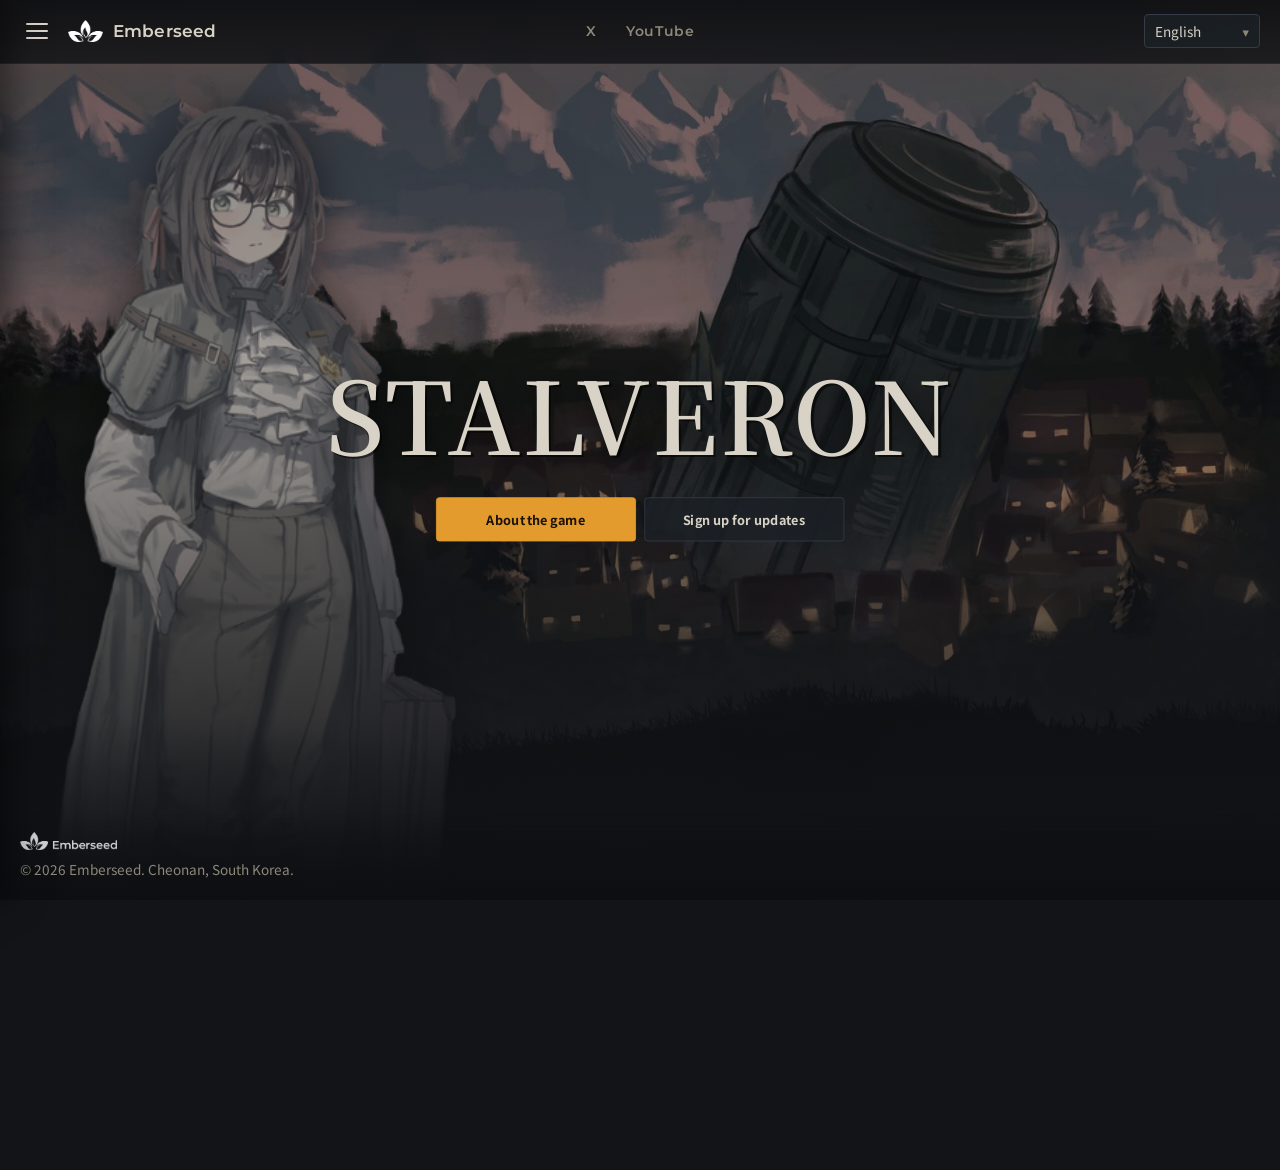
<file: index.html>
<!DOCTYPE html>
<html lang="ko">
<head>
<meta charset="utf-8">
<meta name="viewport" content="width=device-width, initial-scale=1">
<meta name="color-scheme" content="dark">
<title data-i18n="home.title">Emberseed — 인디 게임 개발팀 엠버시드</title>
<meta name="description" data-i18n-content="home.desc" content="인디 게임 개발팀 Emberseed. 첫 작품 STALVERON을 만들고 있습니다.">
<meta property="og:title" content="Emberseed">
<meta property="og:description" data-i18n-content="home.desc" content="인디 게임 개발팀 Emberseed. 첫 작품 STALVERON을 만들고 있습니다.">
<meta property="og:image" content="assets/img/hero_dawn.jpg">
<link rel="icon" href="assets/img/favicon.png">
<link rel="preconnect" href="https://fonts.googleapis.com">
<link href="https://fonts.googleapis.com/css2?family=Montserrat:wght@500;600;700&family=Noto+Sans+KR:wght@400;500;700&family=Noto+Sans+JP:wght@400;500;700&family=Noto+Sans+SC:wght@400;500;700&family=Noto+Serif+KR:wght@400;600&display=swap" rel="stylesheet">
<link rel="stylesheet" href="assets/css/site.css">
</head>
<body class="home">

<header class="topbar">
  <div class="wrap">
    <div class="left">
      <button class="menu-btn" type="button" aria-label="메뉴" aria-expanded="false"><span></span><span></span><span></span></button>
      <a class="brand" href="index.html"><img src="assets/img/mark_white.png" alt=""> Emberseed</a>
    </div>
    <nav class="social" aria-label="Channels">
      <a href="https://x.com/emberseedgames" target="_blank" rel="noopener" title="X">X</a>
      <a href="https://www.youtube.com/@emberseedgames" target="_blank" rel="noopener" title="YouTube">YouTube</a>
    </nav>
    <div class="right">
      <div class="lang" aria-label="Language">
        <button class="lang-cur" type="button" aria-haspopup="listbox" aria-expanded="false"><span class="lang-cur-label">한국어</span><span class="caret">▾</span></button>
        <div class="lang-menu" role="listbox">
          <button type="button" role="option" data-lang="ko">한국어</button>
          <button type="button" role="option" data-lang="en">English</button>
          <button type="button" role="option" data-lang="ja">日本語</button>
          <button type="button" role="option" data-lang="zh">简体中文</button>
        </div>
      </div>
    </div>
  </div>
</header>

<div class="drawer-dim"></div>
<aside class="drawer" aria-hidden="true">
  <div class="drawer-head">
    <button class="menu-btn drawer-close" type="button" aria-label="닫기"><span></span><span></span><span></span></button>
    <span class="brand"><img src="assets/img/mark_white.png" alt=""> Emberseed</span>
  </div>
  <nav class="drawer-nav">
    <a href="team.html" data-i18n="nav.team">팀 소개</a>
    <div class="group open">
      <button class="group-head" type="button" aria-expanded="true"><span data-i18n="nav.game">STALVERON</span><span class="caret">▾</span></button>
      <div class="sub">
        <a href="stalveron.html" data-i18n="nav.intro">게임 소개</a>
        <a href="devlog.html" data-i18n="nav.devlog">개발일지</a>
        <a href="spinoff.html" data-i18n="nav.spinoff">스핀오프 소설</a>
      </div>
    </div>
    <a href="notify.html" data-i18n="nav.notify">소식 알림 신청</a>
    <div class="bottom">
      <a href="contact.html" data-i18n="nav.contact">연락</a>
      <div class="drawer-social">
        <a href="https://x.com/emberseedgames" target="_blank" rel="noopener">X</a>
        <a href="https://www.youtube.com/@emberseedgames" target="_blank" rel="noopener">YouTube</a>
      </div>
    </div>
  </nav>
</aside>

<section class="hero">
  <div class="stage">
  <img class="char" src="assets/img/portrait_elina.png" alt="">
  <div class="inner">
    <h1 class="game-title">STALVERON</h1>
    <div class="btns">
      <a class="btn primary" href="stalveron.html" data-i18n="nav.intro">게임 소개</a>
      <a class="btn" href="notify.html#notify" data-notify data-i18n="btn.notify.news">소식 알림 신청</a>
    </div>
  </div>
  </div>
</section>

<footer class="footer">
  <div class="wrap">
    <div>
      <a class="brand" href="index.html"><img src="assets/img/logo_white_h.png" alt="Emberseed"></a>
      <div style="margin-top:8px" data-i18n="footer.copy">© 2026 Emberseed. 천안, 대한민국.</div>
    </div>
  </div>
</footer>

<script src="assets/i18n.js?v=20261106"></script>
<script src="assets/site.js"></script>
</body>
</html>
</file>
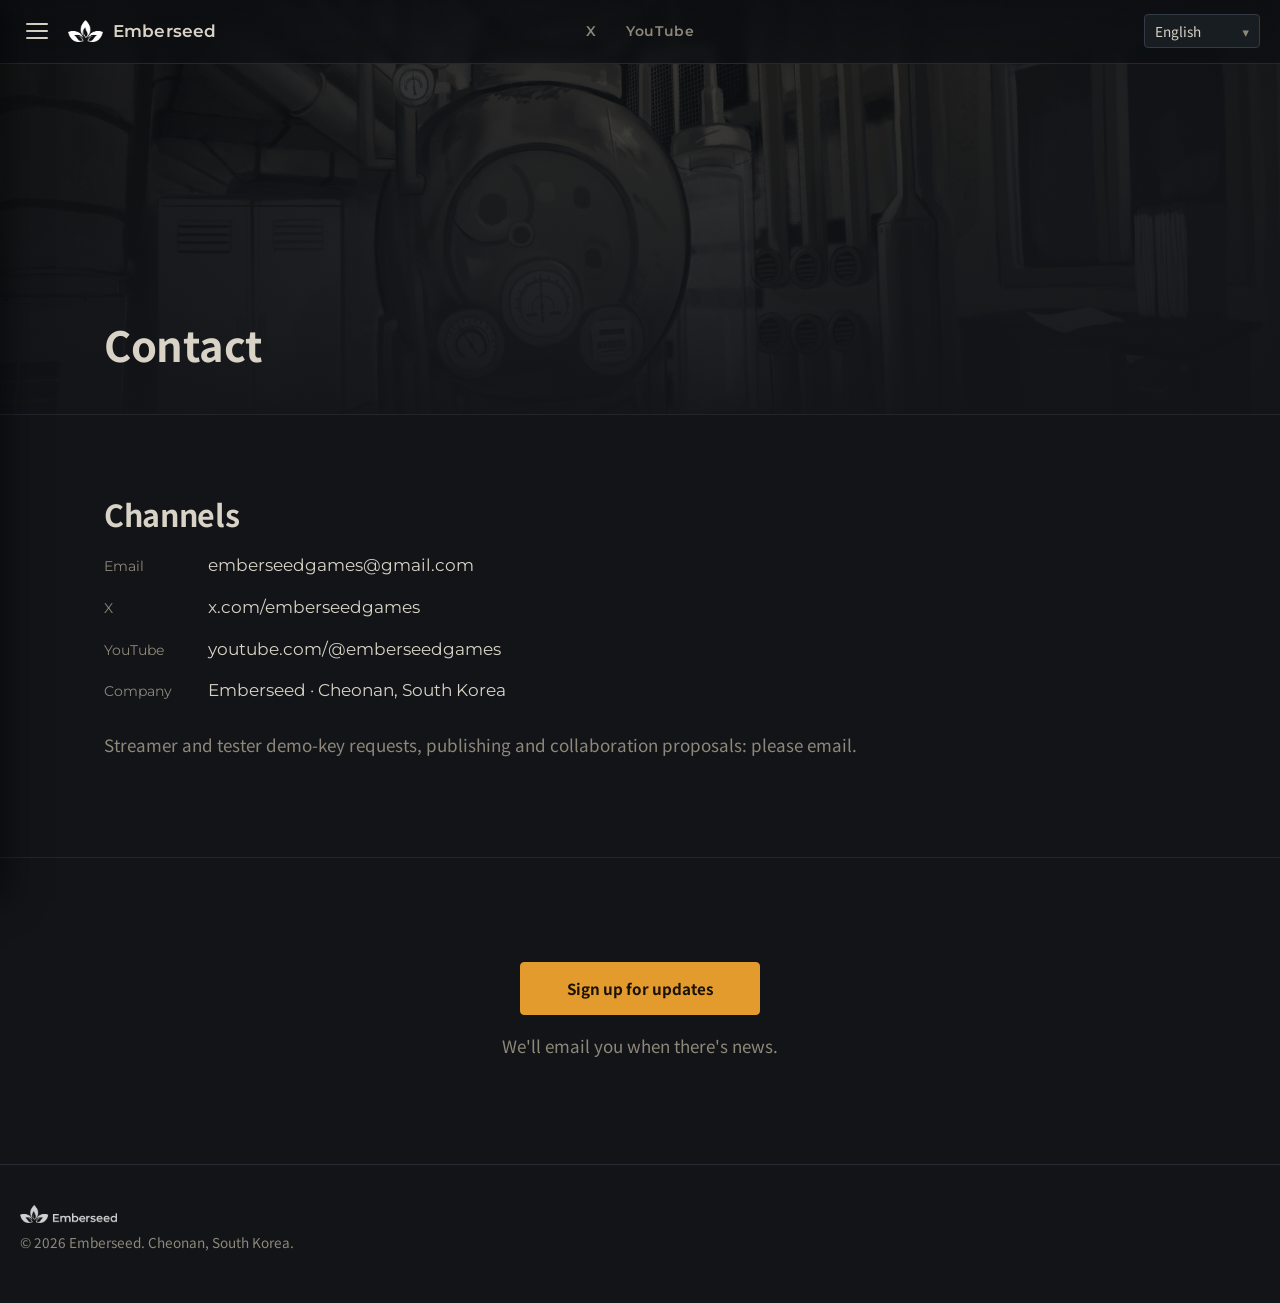
<file: contact.html>
<!DOCTYPE html>
<html lang="ko">
<head>
<meta charset="utf-8">
<meta name="viewport" content="width=device-width, initial-scale=1">
<meta name="color-scheme" content="dark">
<title data-i18n="contact.title">연락 — Emberseed</title>
<meta name="description" data-i18n-content="contact.desc" content="Emberseed 연락처와 소식 알림 신청.">
<link rel="icon" href="assets/img/favicon.png">
<link rel="preconnect" href="https://fonts.googleapis.com">
<link href="https://fonts.googleapis.com/css2?family=Montserrat:wght@500;600;700&family=Noto+Sans+KR:wght@400;500;700&family=Noto+Sans+JP:wght@400;500;700&family=Noto+Sans+SC:wght@400;500;700&display=swap" rel="stylesheet">
<link rel="stylesheet" href="assets/css/site.css">
</head>
<body>

<header class="topbar">
  <div class="wrap">
    <div class="left">
      <button class="menu-btn" type="button" aria-label="메뉴" aria-expanded="false"><span></span><span></span><span></span></button>
      <a class="brand" href="index.html"><img src="assets/img/mark_white.png" alt=""> Emberseed</a>
    </div>
    <nav class="social" aria-label="Channels">
      <a href="https://x.com/emberseedgames" target="_blank" rel="noopener" title="X">X</a>
      <a href="https://www.youtube.com/@emberseedgames" target="_blank" rel="noopener" title="YouTube">YouTube</a>
    </nav>
    <div class="right">
      <div class="lang" aria-label="Language">
        <button class="lang-cur" type="button" aria-haspopup="listbox" aria-expanded="false"><span class="lang-cur-label">한국어</span><span class="caret">▾</span></button>
        <div class="lang-menu" role="listbox">
          <button type="button" role="option" data-lang="ko">한국어</button>
          <button type="button" role="option" data-lang="en">English</button>
          <button type="button" role="option" data-lang="ja">日本語</button>
          <button type="button" role="option" data-lang="zh">简体中文</button>
        </div>
      </div>
    </div>
  </div>
</header>

<div class="drawer-dim"></div>
<aside class="drawer" aria-hidden="true">
  <div class="drawer-head">
    <button class="menu-btn drawer-close" type="button" aria-label="닫기"><span></span><span></span><span></span></button>
    <span class="brand"><img src="assets/img/mark_white.png" alt=""> Emberseed</span>
  </div>
  <nav class="drawer-nav">
    <a href="team.html" data-i18n="nav.team">팀 소개</a>
    <div class="group open">
      <button class="group-head" type="button" aria-expanded="true"><span data-i18n="nav.game">STALVERON</span><span class="caret">▾</span></button>
      <div class="sub">
        <a href="stalveron.html" data-i18n="nav.intro">게임 소개</a>
        <a href="devlog.html" data-i18n="nav.devlog">개발일지</a>
        <a href="spinoff.html" data-i18n="nav.spinoff">스핀오프 소설</a>
      </div>
    </div>
    <a href="notify.html" data-i18n="nav.notify">소식 알림 신청</a>
    <div class="bottom">
      <a href="contact.html" data-i18n="nav.contact">연락</a>
      <div class="drawer-social">
        <a href="https://x.com/emberseedgames" target="_blank" rel="noopener">X</a>
        <a href="https://www.youtube.com/@emberseedgames" target="_blank" rel="noopener">YouTube</a>
      </div>
    </div>
  </nav>
</aside>

<section class="banner" style="background-image:url(assets/img/control_night.jpg)">
  <div class="wrap inner">
    <h1 data-i18n="contact.h1">연락</h1>
  </div>
</section>

<section class="section">
  <div class="wrap">
    <div>
      <h2 data-i18n="contact.channels.h2">채널</h2>
      <ul class="links">
        <li><span class="k" data-i18n="contact.k.mail">메일</span><a href="mailto:emberseedgames@gmail.com">emberseedgames@gmail.com</a></li>
        <li><span class="k">X</span><a href="https://x.com/emberseedgames" target="_blank" rel="noopener">x.com/emberseedgames</a></li>
        <li><span class="k">YouTube</span><a href="https://www.youtube.com/@emberseedgames" target="_blank" rel="noopener">youtube.com/@emberseedgames</a></li>
        <li><span class="k" data-i18n="contact.k.company">회사</span><span data-i18n="contact.company.v">Emberseed · 충남 천안</span></li>
      </ul>
      <p class="dim" style="margin-top:24px" data-i18n="contact.dim">스트리머·테스터 데모 키 문의, 퍼블리싱·협업 제안은 메일로 주세요.</p>
    </div>
  </div>
</section>

<section class="section">
  <div class="wrap">
    <div class="notify" id="notify">
      <a class="btn primary" href="notify.html#notify" data-notify data-i18n="btn.notify">소식 알림 신청</a>
      <p class="below" data-i18n="home.notify.p">새 소식이 생기면 이메일로 알려 드립니다.</p>
    </div>
  </div>
</section>

<footer class="footer">
  <div class="wrap">
    <div>
      <a class="brand" href="index.html"><img src="assets/img/logo_white_h.png" alt="Emberseed"></a>
      <div style="margin-top:8px" data-i18n="footer.copy">© 2026 Emberseed. 천안, 대한민국.</div>
    </div>
  </div>
</footer>

<script src="assets/i18n.js?v=20261106"></script>
<script src="assets/site.js"></script>
</body>
</html>
</file>
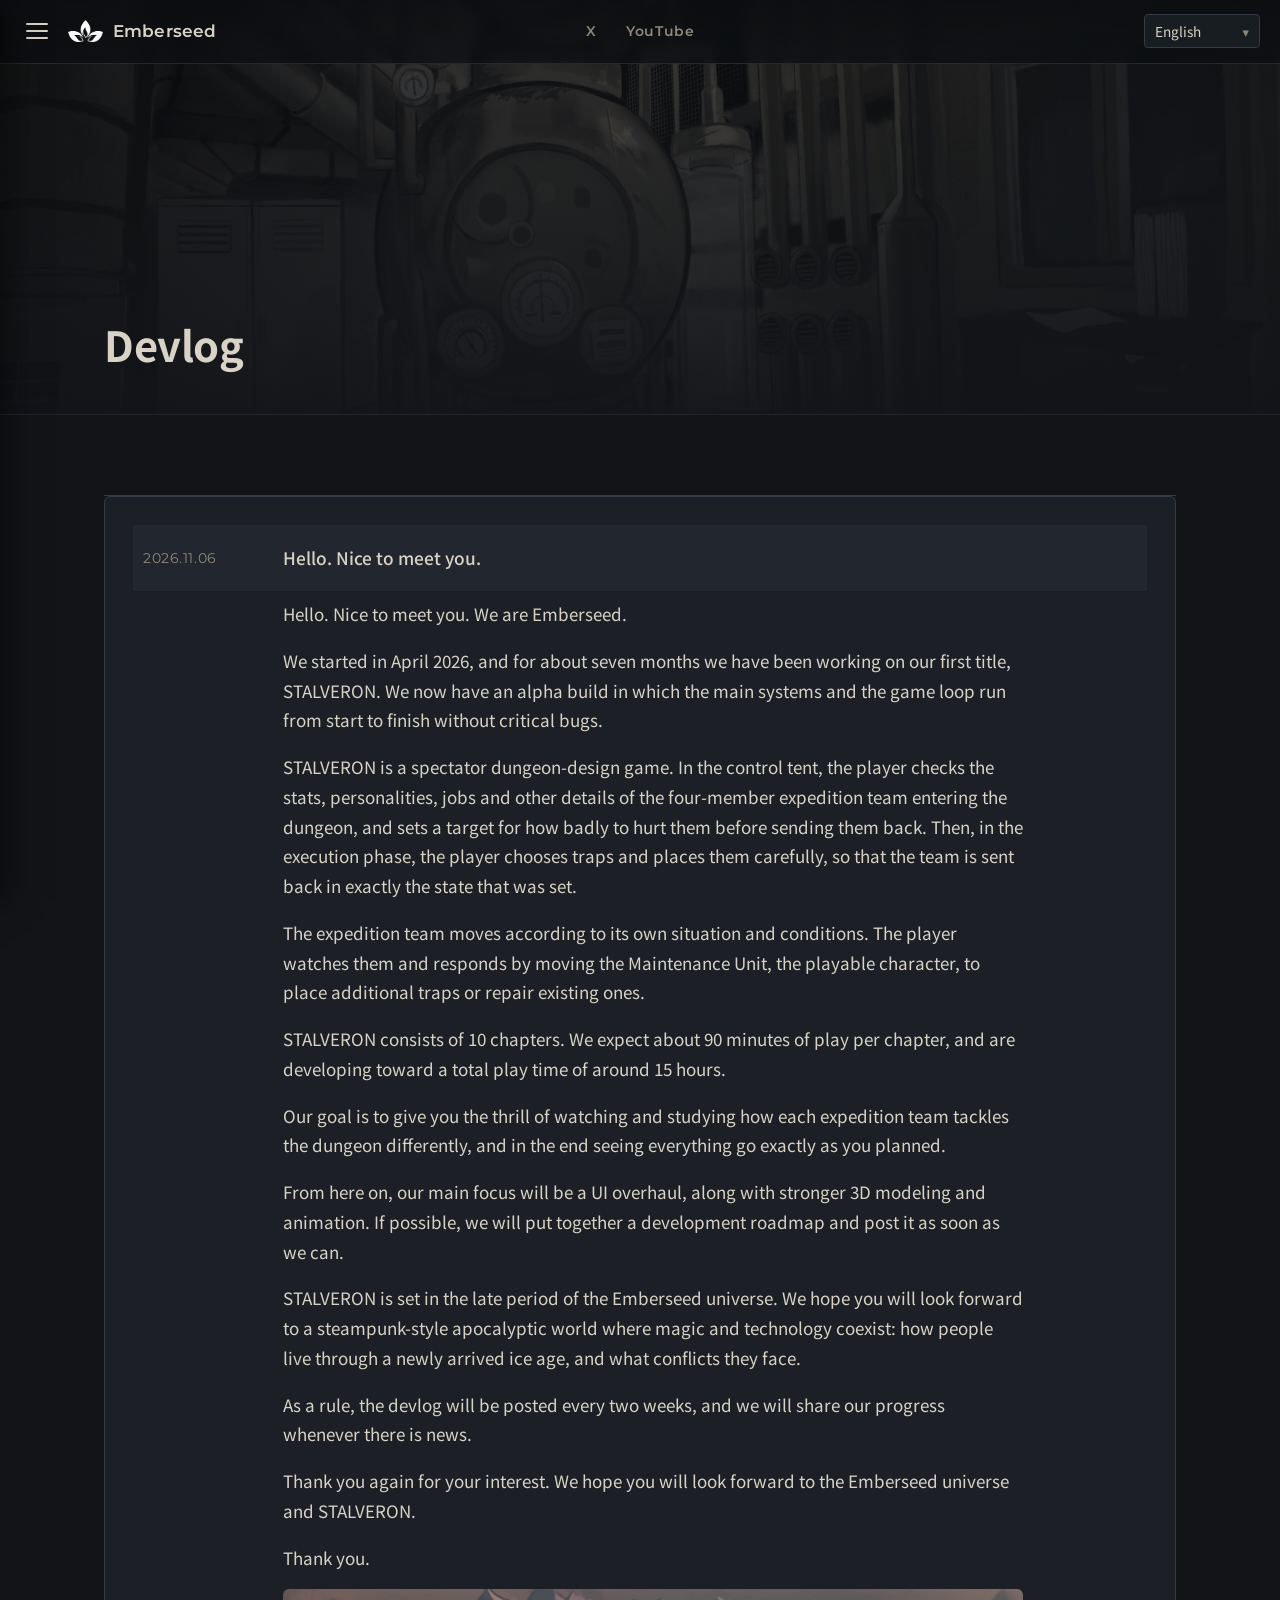
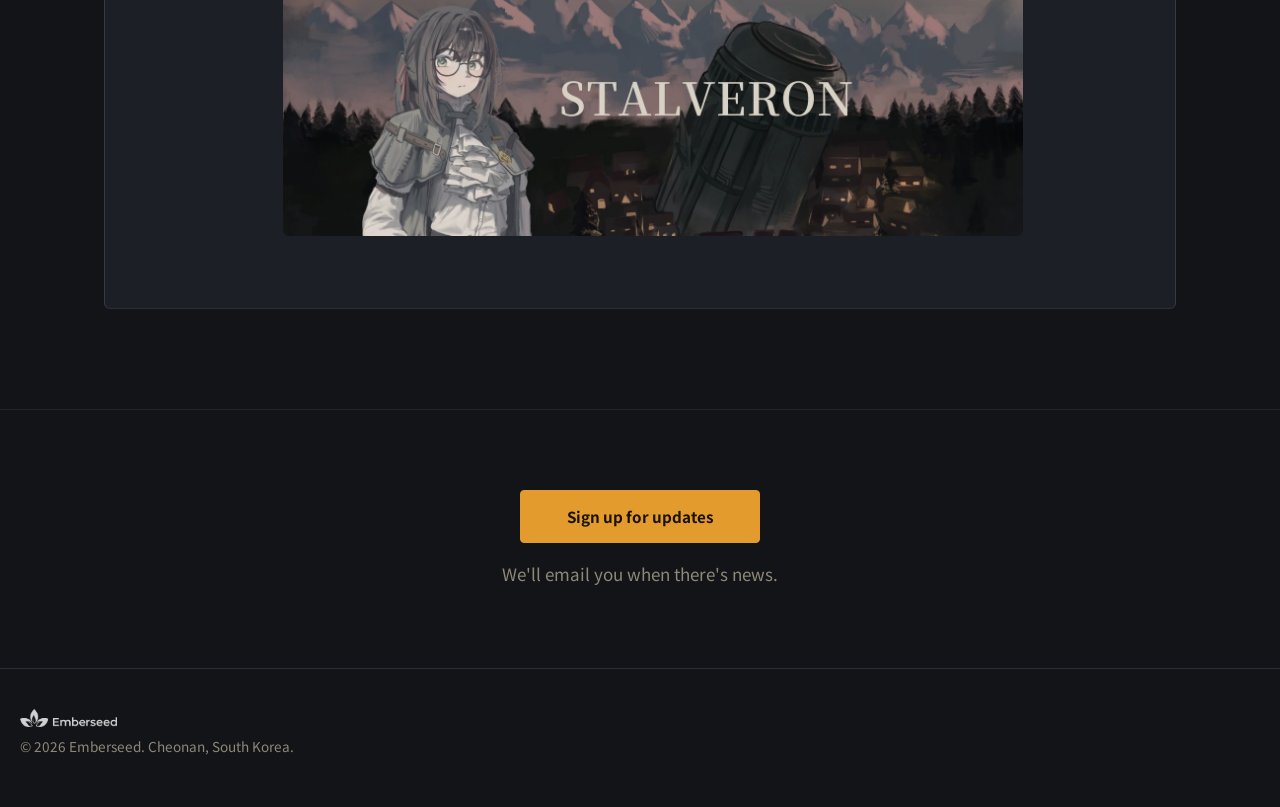
<file: devlog.html>
<!DOCTYPE html>
<html lang="ko">
<head>
<meta charset="utf-8">
<meta name="viewport" content="width=device-width, initial-scale=1">
<meta name="color-scheme" content="dark">
<title data-i18n="devlog.title">개발일지 — Emberseed</title>
<meta name="description" data-i18n-content="devlog.desc" content="STALVERON 개발 기록. 지금까지 온 길과 앞으로의 글.">
<link rel="icon" href="assets/img/favicon.png">
<link rel="preconnect" href="https://fonts.googleapis.com">
<link href="https://fonts.googleapis.com/css2?family=Montserrat:wght@500;600;700&family=Noto+Sans+KR:wght@400;500;700&family=Noto+Sans+JP:wght@400;500;700&family=Noto+Sans+SC:wght@400;500;700&display=swap" rel="stylesheet">
<link rel="stylesheet" href="assets/css/site.css">
</head>
<body>

<header class="topbar">
  <div class="wrap">
    <div class="left">
      <button class="menu-btn" type="button" aria-label="메뉴" aria-expanded="false"><span></span><span></span><span></span></button>
      <a class="brand" href="index.html"><img src="assets/img/mark_white.png" alt=""> Emberseed</a>
    </div>
    <nav class="social" aria-label="Channels">
      <a href="https://x.com/emberseedgames" target="_blank" rel="noopener" title="X">X</a>
      <a href="https://www.youtube.com/@emberseedgames" target="_blank" rel="noopener" title="YouTube">YouTube</a>
    </nav>
    <div class="right">
      <div class="lang" aria-label="Language">
        <button class="lang-cur" type="button" aria-haspopup="listbox" aria-expanded="false"><span class="lang-cur-label">한국어</span><span class="caret">▾</span></button>
        <div class="lang-menu" role="listbox">
          <button type="button" role="option" data-lang="ko">한국어</button>
          <button type="button" role="option" data-lang="en">English</button>
          <button type="button" role="option" data-lang="ja">日本語</button>
          <button type="button" role="option" data-lang="zh">简体中文</button>
        </div>
      </div>
    </div>
  </div>
</header>

<div class="drawer-dim"></div>
<aside class="drawer" aria-hidden="true">
  <div class="drawer-head">
    <button class="menu-btn drawer-close" type="button" aria-label="닫기"><span></span><span></span><span></span></button>
    <span class="brand"><img src="assets/img/mark_white.png" alt=""> Emberseed</span>
  </div>
  <nav class="drawer-nav">
    <a href="team.html" data-i18n="nav.team">팀 소개</a>
    <div class="group open">
      <button class="group-head" type="button" aria-expanded="true"><span data-i18n="nav.game">STALVERON</span><span class="caret">▾</span></button>
      <div class="sub">
        <a href="stalveron.html" data-i18n="nav.intro">게임 소개</a>
        <a href="devlog.html" data-i18n="nav.devlog">개발일지</a>
        <a href="spinoff.html" data-i18n="nav.spinoff">스핀오프 소설</a>
      </div>
    </div>
    <a href="notify.html" data-i18n="nav.notify">소식 알림 신청</a>
    <div class="bottom">
      <a href="contact.html" data-i18n="nav.contact">연락</a>
      <div class="drawer-social">
        <a href="https://x.com/emberseedgames" target="_blank" rel="noopener">X</a>
        <a href="https://www.youtube.com/@emberseedgames" target="_blank" rel="noopener">YouTube</a>
      </div>
    </div>
  </nav>
</aside>

<section class="banner" style="background-image:url(assets/img/control_night.jpg)">
  <div class="wrap inner">
    <h1 data-i18n="devlog.h1">개발일지</h1>
  </div>
</section>

<section class="section">
  <div class="wrap">
    <div class="board">
      <details class="post" open>
        <summary>
          <span class="date">2026.11.06</span>
          <span class="title" data-i18n="devlog.p1.h3">안녕하세요. 처음 뵙겠습니다.</span>
        </summary>
        <div class="body">
          <p data-i18n="devlog.p1.b1">안녕하세요. 처음 뵙겠습니다. Emberseed입니다.</p>
          <p data-i18n="devlog.p1.b2">2026년 4월부터 시작해서 지금까지 대략 7개월간 저희의 첫 작품인 STALVERON 제작을 진행하였고, 메인 시스템과 게임 루프가 치명적인 버그 없이 순환되는 알파 버전이 완성되었습니다.</p>
          <p data-i18n="devlog.p1.b3">STALVERON은 관전형 던전 설계 게임으로, 플레이어는 던전에 들어오는 4명의 탐사대의 능력치, 성격, 직업 등 각종 정보들을 관제 텐트에서 확인하고 얼마나 다치게 하여 돌려보낼지 목표치를 직접 설정하여야 합니다. 이후 실행 단계에서 탐사대들을 자신이 설정한 목표치에 맞추기 위해 함정을 선택하고 적절히 설치하여 그들을 돌려보내야 합니다.</p>
          <p data-i18n="devlog.p1.b4">탐사대는 자신들의 상황과 조건에 맞추어 움직입니다. 플레이어는 그들을 관찰하여 플레이어블 캐릭터인 정비기를 움직여 함정을 추가 설치하거나 수리하여 대응하여야 합니다.</p>
          <p data-i18n="devlog.p1.b5">STALVERON은 총 10개의 장으로 구성되어 1개의 장마다 90분 정도의 플레이 타임을 예상하여 15시간 정도의 총 플레이 타임을 목표로 개발을 진행하고 있습니다.</p>
          <p data-i18n="devlog.p1.b6">저희의 목표는 탐사대마다 달라지는 공략 방식을 관찰하고 연구하여 결국 자신의 계획대로 진행되는 쾌감을 여러분께 선사하는 것입니다.</p>
          <p data-i18n="devlog.p1.b7">앞으로 개발 중점은 UI 개편과 함께 3D 모델링 및 애니메이션 구현 강화를 주 목표로 두어 개발할 예정입니다. 가능하다면 개발 로드맵을 구성하여 빠른 시일 내로 올려 드리겠습니다.</p>
          <p data-i18n="devlog.p1.b8">STALVERON은 Emberseed 세계관의 후반 시점을 주 무대로 하고 있으며, 새롭게 찾아온 빙하기에서 사람들이 어떻게 살아가는지, 어떤 갈등이 있는지, 마법과 기술이 혼재된 스팀펑크풍 아포칼립스 세계를 기대해 주셨으면 좋겠습니다.</p>
          <p data-i18n="devlog.p1.b9">개발일지는 기본적으로 격주 연재를 원칙으로 하며, 새로운 소식이 생길 때마다 개발 현황을 공유드리겠습니다.</p>
          <p data-i18n="devlog.p1.b10">다시 한번 관심에 감사드리며, Emberseed 유니버스와 STALVERON을 기대해 주셨으면 좋겠습니다.</p>
          <p data-i18n="devlog.p1.b11">감사합니다.</p>
          <img src="assets/img/devlog_01_banner.jpg" alt="STALVERON">
        </div>
      </details>
    </div>
  </div>
</section>

<section class="section tight">
  <div class="wrap">
    <div class="notify" id="notify">
      <a class="btn primary" href="notify.html#notify" data-notify data-i18n="btn.notify">소식 알림 신청</a>
      <p class="below" data-i18n="home.notify.p">새 소식이 생기면 이메일로 알려 드립니다.</p>
    </div>
  </div>
</section>

<footer class="footer">
  <div class="wrap">
    <div>
      <a class="brand" href="index.html"><img src="assets/img/logo_white_h.png" alt="Emberseed"></a>
      <div style="margin-top:8px" data-i18n="footer.copy">© 2026 Emberseed. 천안, 대한민국.</div>
    </div>
  </div>
</footer>

<script src="assets/i18n.js?v=20261106"></script>
<script src="assets/site.js"></script>
</body>
</html>
</file>
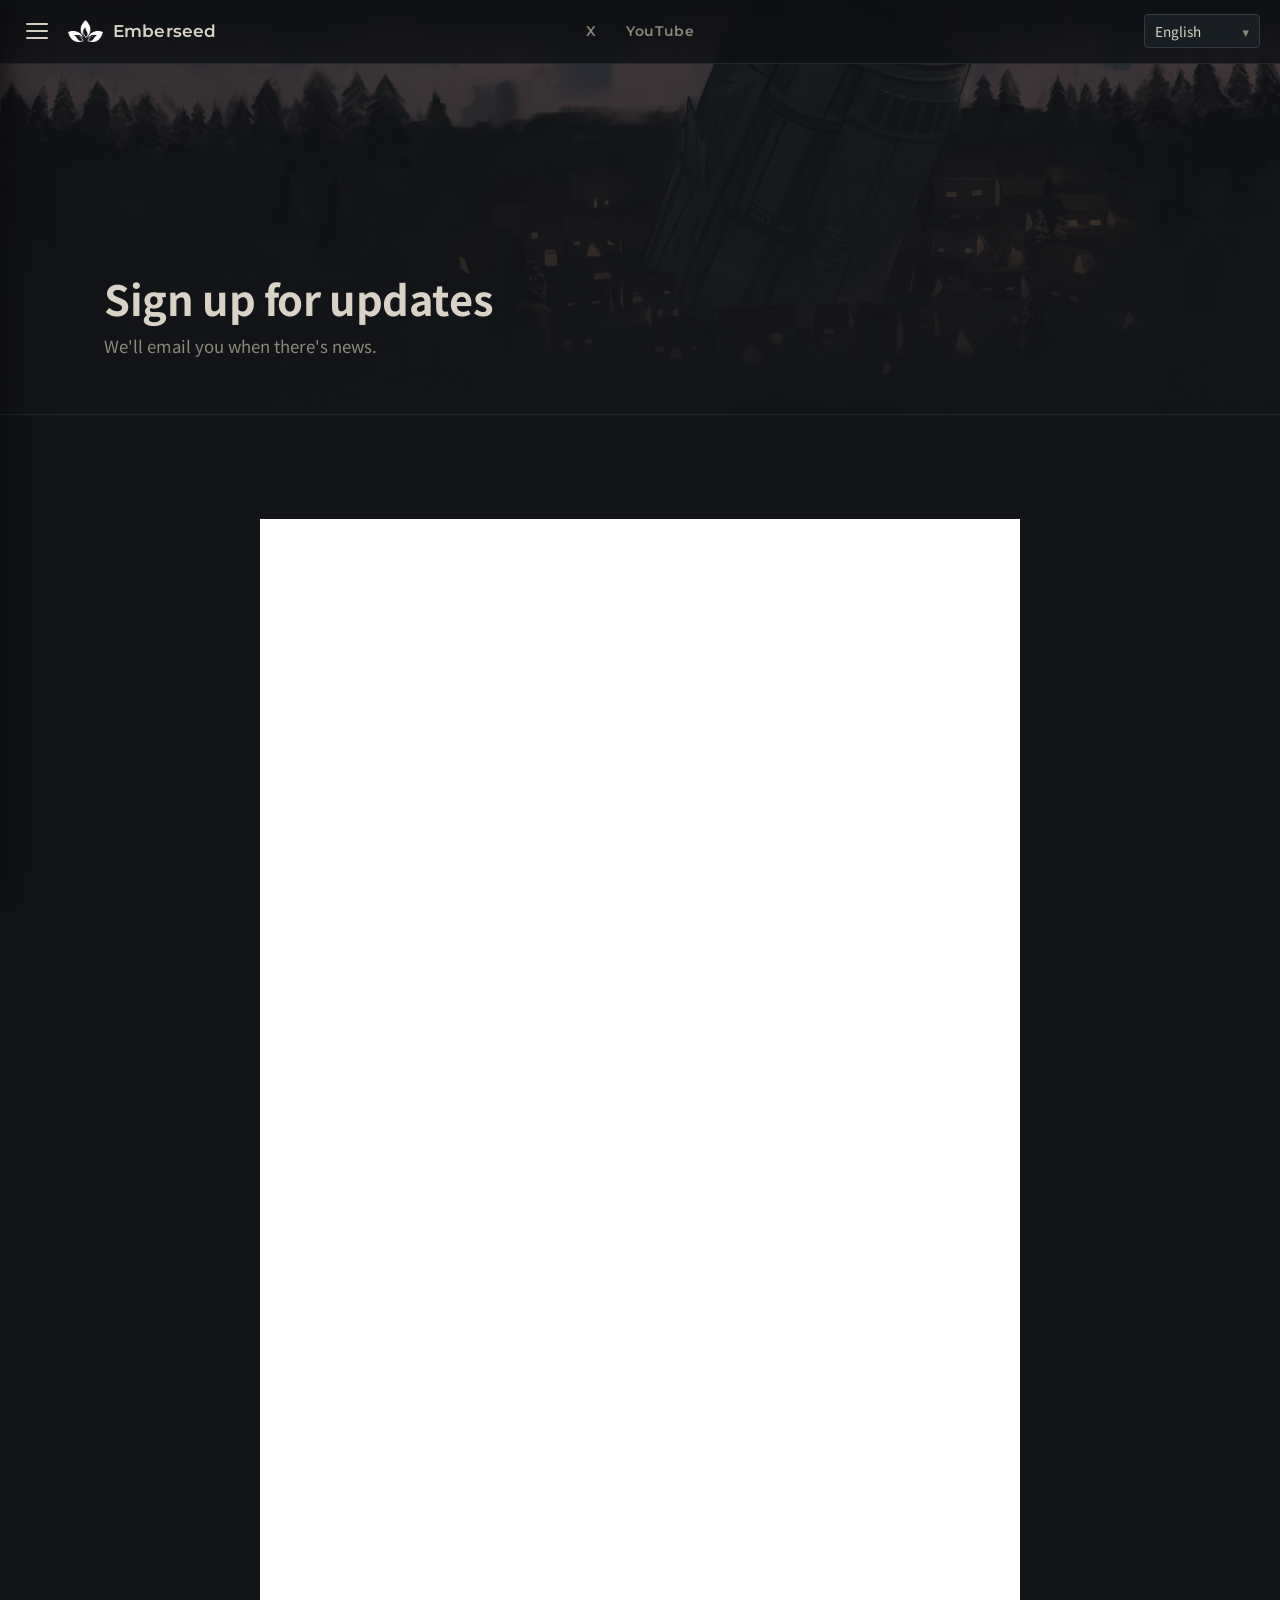
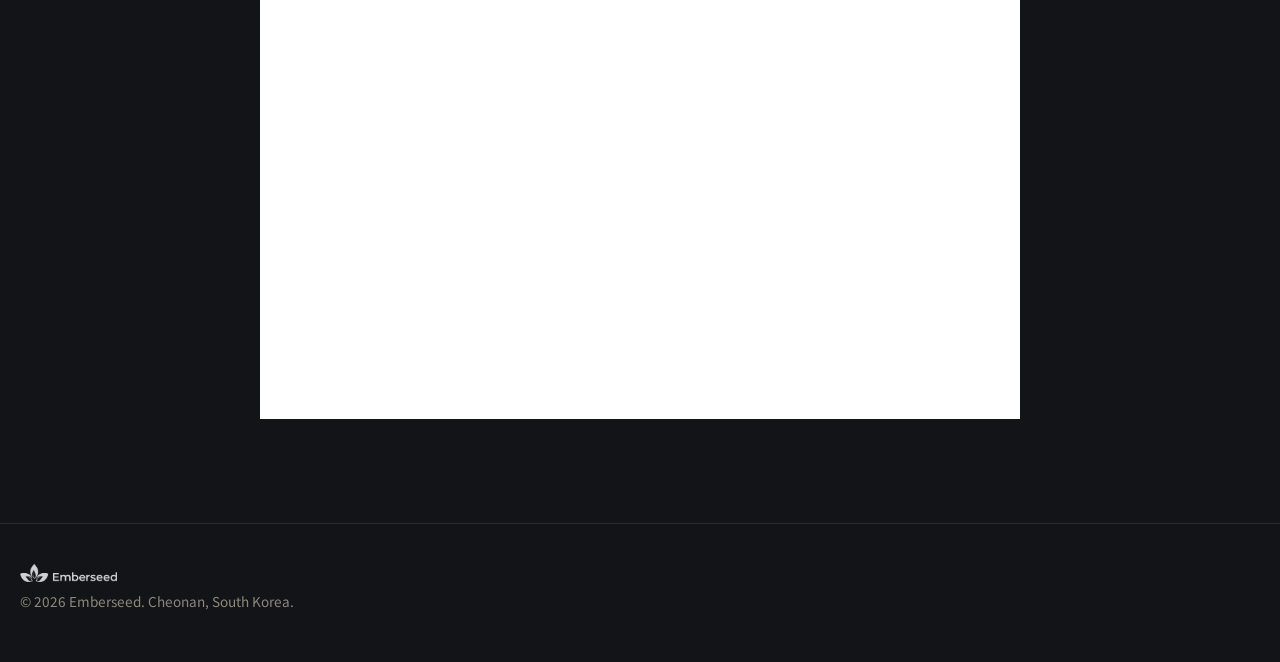
<file: notify.html>
<!DOCTYPE html>
<html lang="ko">
<head>
<meta charset="utf-8">
<meta name="viewport" content="width=device-width, initial-scale=1">
<meta name="color-scheme" content="dark">
<title data-i18n="notify.title">소식 알림 신청 — Emberseed</title>
<meta name="description" data-i18n-content="notify.desc" content="STALVERON 데모 공개·스토어 오픈·스핀오프 연재 소식을 메일로 받습니다.">
<link rel="icon" href="assets/img/favicon.png">
<link rel="preconnect" href="https://fonts.googleapis.com">
<link href="https://fonts.googleapis.com/css2?family=Montserrat:wght@500;600;700&family=Noto+Sans+KR:wght@400;500;700&family=Noto+Sans+JP:wght@400;500;700&family=Noto+Sans+SC:wght@400;500;700&display=swap" rel="stylesheet">
<link rel="stylesheet" href="assets/css/site.css">
</head>
<body>

<header class="topbar">
  <div class="wrap">
    <div class="left">
      <button class="menu-btn" type="button" aria-label="메뉴" aria-expanded="false"><span></span><span></span><span></span></button>
      <a class="brand" href="index.html"><img src="assets/img/mark_white.png" alt=""> Emberseed</a>
    </div>
    <nav class="social" aria-label="Channels">
      <a href="https://x.com/emberseedgames" target="_blank" rel="noopener" title="X">X</a>
      <a href="https://www.youtube.com/@emberseedgames" target="_blank" rel="noopener" title="YouTube">YouTube</a>
    </nav>
    <div class="right">
      <div class="lang" aria-label="Language">
        <button class="lang-cur" type="button" aria-haspopup="listbox" aria-expanded="false"><span class="lang-cur-label">한국어</span><span class="caret">▾</span></button>
        <div class="lang-menu" role="listbox">
          <button type="button" role="option" data-lang="ko">한국어</button>
          <button type="button" role="option" data-lang="en">English</button>
          <button type="button" role="option" data-lang="ja">日本語</button>
          <button type="button" role="option" data-lang="zh">简体中文</button>
        </div>
      </div>
    </div>
  </div>
</header>

<div class="drawer-dim"></div>
<aside class="drawer" aria-hidden="true">
  <div class="drawer-head">
    <button class="menu-btn drawer-close" type="button" aria-label="닫기"><span></span><span></span><span></span></button>
    <span class="brand"><img src="assets/img/mark_white.png" alt=""> Emberseed</span>
  </div>
  <nav class="drawer-nav">
    <a href="team.html" data-i18n="nav.team">팀 소개</a>
    <div class="group open">
      <button class="group-head" type="button" aria-expanded="true"><span data-i18n="nav.game">STALVERON</span><span class="caret">▾</span></button>
      <div class="sub">
        <a href="stalveron.html" data-i18n="nav.intro">게임 소개</a>
        <a href="devlog.html" data-i18n="nav.devlog">개발일지</a>
        <a href="spinoff.html" data-i18n="nav.spinoff">스핀오프 소설</a>
      </div>
    </div>
    <a href="notify.html" data-i18n="nav.notify">소식 알림 신청</a>
    <div class="bottom">
      <a href="contact.html" data-i18n="nav.contact">연락</a>
      <div class="drawer-social">
        <a href="https://x.com/emberseedgames" target="_blank" rel="noopener">X</a>
        <a href="https://www.youtube.com/@emberseedgames" target="_blank" rel="noopener">YouTube</a>
      </div>
    </div>
  </nav>
</aside>

<section class="banner" style="background-image:url(assets/img/hero_dawn.jpg)">
  <div class="wrap inner">
    <h1 data-i18n="notify.h1">소식 알림 신청</h1>
    <p class="tag" data-i18n="notify.tag">새 소식이 생기면 이메일로 알려 드립니다.</p>
  </div>
</section>

<section class="section">
  <div class="wrap">
    <div class="notify notify-page" id="notify">
      <div data-notify-frame></div>
    </div>
  </div>
</section>

<footer class="footer">
  <div class="wrap">
    <div>
      <a class="brand" href="index.html"><img src="assets/img/logo_white_h.png" alt="Emberseed"></a>
      <div style="margin-top:8px" data-i18n="footer.copy">© 2026 Emberseed. 천안, 대한민국.</div>
    </div>
  </div>
</footer>

<script src="assets/i18n.js?v=20261106"></script>
<script src="assets/site.js"></script>
</body>
</html>
</file>
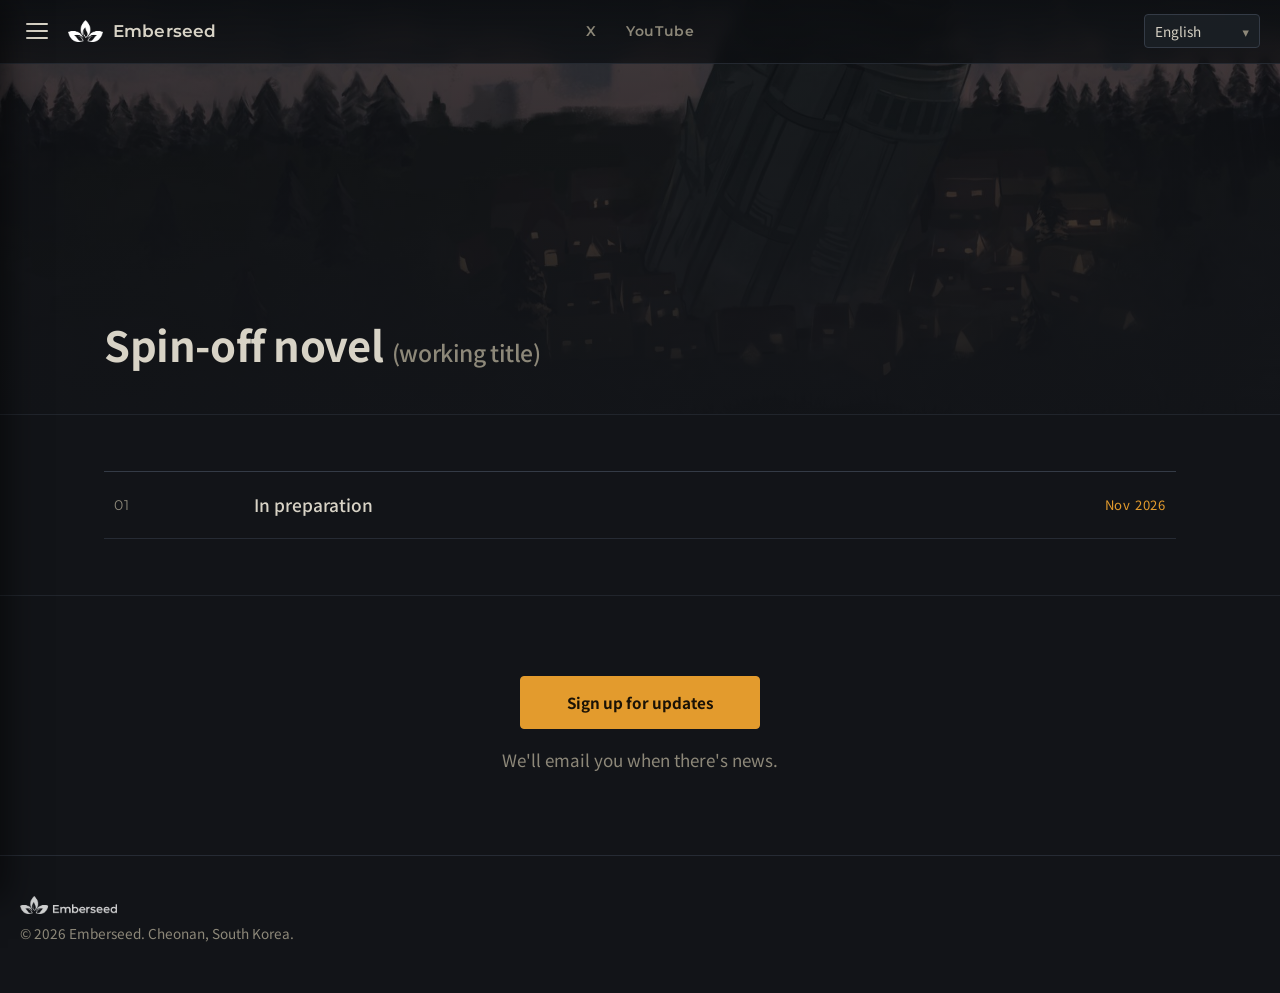
<file: spinoff.html>
<!DOCTYPE html>
<html lang="ko">
<head>
<meta charset="utf-8">
<meta name="viewport" content="width=device-width, initial-scale=1">
<meta name="color-scheme" content="dark">
<title data-i18n="spin.title">스핀오프 — Emberseed</title>
<meta name="description" data-i18n-content="spin.desc" content="STALVERON 스핀오프 소설. 본편 5년 전, 걷는 도시 27구의 증기 온실에서.">
<link rel="icon" href="assets/img/favicon.png">
<link rel="preconnect" href="https://fonts.googleapis.com">
<link href="https://fonts.googleapis.com/css2?family=Montserrat:wght@500;600;700&family=Noto+Sans+KR:wght@400;500;700&family=Noto+Sans+JP:wght@400;500;700&family=Noto+Sans+SC:wght@400;500;700&display=swap" rel="stylesheet">
<link rel="stylesheet" href="assets/css/site.css">
</head>
<body>

<header class="topbar">
  <div class="wrap">
    <div class="left">
      <button class="menu-btn" type="button" aria-label="메뉴" aria-expanded="false"><span></span><span></span><span></span></button>
      <a class="brand" href="index.html"><img src="assets/img/mark_white.png" alt=""> Emberseed</a>
    </div>
    <nav class="social" aria-label="Channels">
      <a href="https://x.com/emberseedgames" target="_blank" rel="noopener" title="X">X</a>
      <a href="https://www.youtube.com/@emberseedgames" target="_blank" rel="noopener" title="YouTube">YouTube</a>
    </nav>
    <div class="right">
      <div class="lang" aria-label="Language">
        <button class="lang-cur" type="button" aria-haspopup="listbox" aria-expanded="false"><span class="lang-cur-label">한국어</span><span class="caret">▾</span></button>
        <div class="lang-menu" role="listbox">
          <button type="button" role="option" data-lang="ko">한국어</button>
          <button type="button" role="option" data-lang="en">English</button>
          <button type="button" role="option" data-lang="ja">日本語</button>
          <button type="button" role="option" data-lang="zh">简体中文</button>
        </div>
      </div>
    </div>
  </div>
</header>

<div class="drawer-dim"></div>
<aside class="drawer" aria-hidden="true">
  <div class="drawer-head">
    <button class="menu-btn drawer-close" type="button" aria-label="닫기"><span></span><span></span><span></span></button>
    <span class="brand"><img src="assets/img/mark_white.png" alt=""> Emberseed</span>
  </div>
  <nav class="drawer-nav">
    <a href="team.html" data-i18n="nav.team">팀 소개</a>
    <div class="group open">
      <button class="group-head" type="button" aria-expanded="true"><span data-i18n="nav.game">STALVERON</span><span class="caret">▾</span></button>
      <div class="sub">
        <a href="stalveron.html" data-i18n="nav.intro">게임 소개</a>
        <a href="devlog.html" data-i18n="nav.devlog">개발일지</a>
        <a href="spinoff.html" data-i18n="nav.spinoff">스핀오프 소설</a>
      </div>
    </div>
    <a href="notify.html" data-i18n="nav.notify">소식 알림 신청</a>
    <div class="bottom">
      <a href="contact.html" data-i18n="nav.contact">연락</a>
      <div class="drawer-social">
        <a href="https://x.com/emberseedgames" target="_blank" rel="noopener">X</a>
        <a href="https://www.youtube.com/@emberseedgames" target="_blank" rel="noopener">YouTube</a>
      </div>
    </div>
  </nav>
</aside>

<section class="banner" style="background-image:url(assets/img/hero_dawn.jpg)">
  <div class="wrap inner">
    <h1><span data-i18n="spin.h1">스핀오프 소설</span> <span class="dim" style="font-size:.55em;font-weight:500" data-i18n="spin.wt">(가제)</span></h1>
  </div>
</section>

<section class="section tight">
  <div class="wrap">
    <div class="board">
      <a class="row" href="spinoff/ep01.html">
        <span class="date">01</span>
        <span class="title" data-i18n="spin.ep1.h3">준비 중</span>
        <span class="meta" data-i18n="spin.ep1.when">2026.11</span>
      </a>
    </div>
  </div>
</section>

<section class="section tight">
  <div class="wrap">
    <div class="notify" id="notify">
      <a class="btn primary" href="notify.html#notify" data-notify data-i18n="btn.notify">소식 알림 신청</a>
      <p class="below" data-i18n="home.notify.p">새 소식이 생기면 이메일로 알려 드립니다.</p>
    </div>
  </div>
</section>

<footer class="footer">
  <div class="wrap">
    <div>
      <a class="brand" href="index.html"><img src="assets/img/logo_white_h.png" alt="Emberseed"></a>
      <div style="margin-top:8px" data-i18n="footer.copy">© 2026 Emberseed. 천안, 대한민국.</div>
    </div>
  </div>
</footer>

<script src="assets/i18n.js?v=20261106"></script>
<script src="assets/site.js"></script>
</body>
</html>
</file>
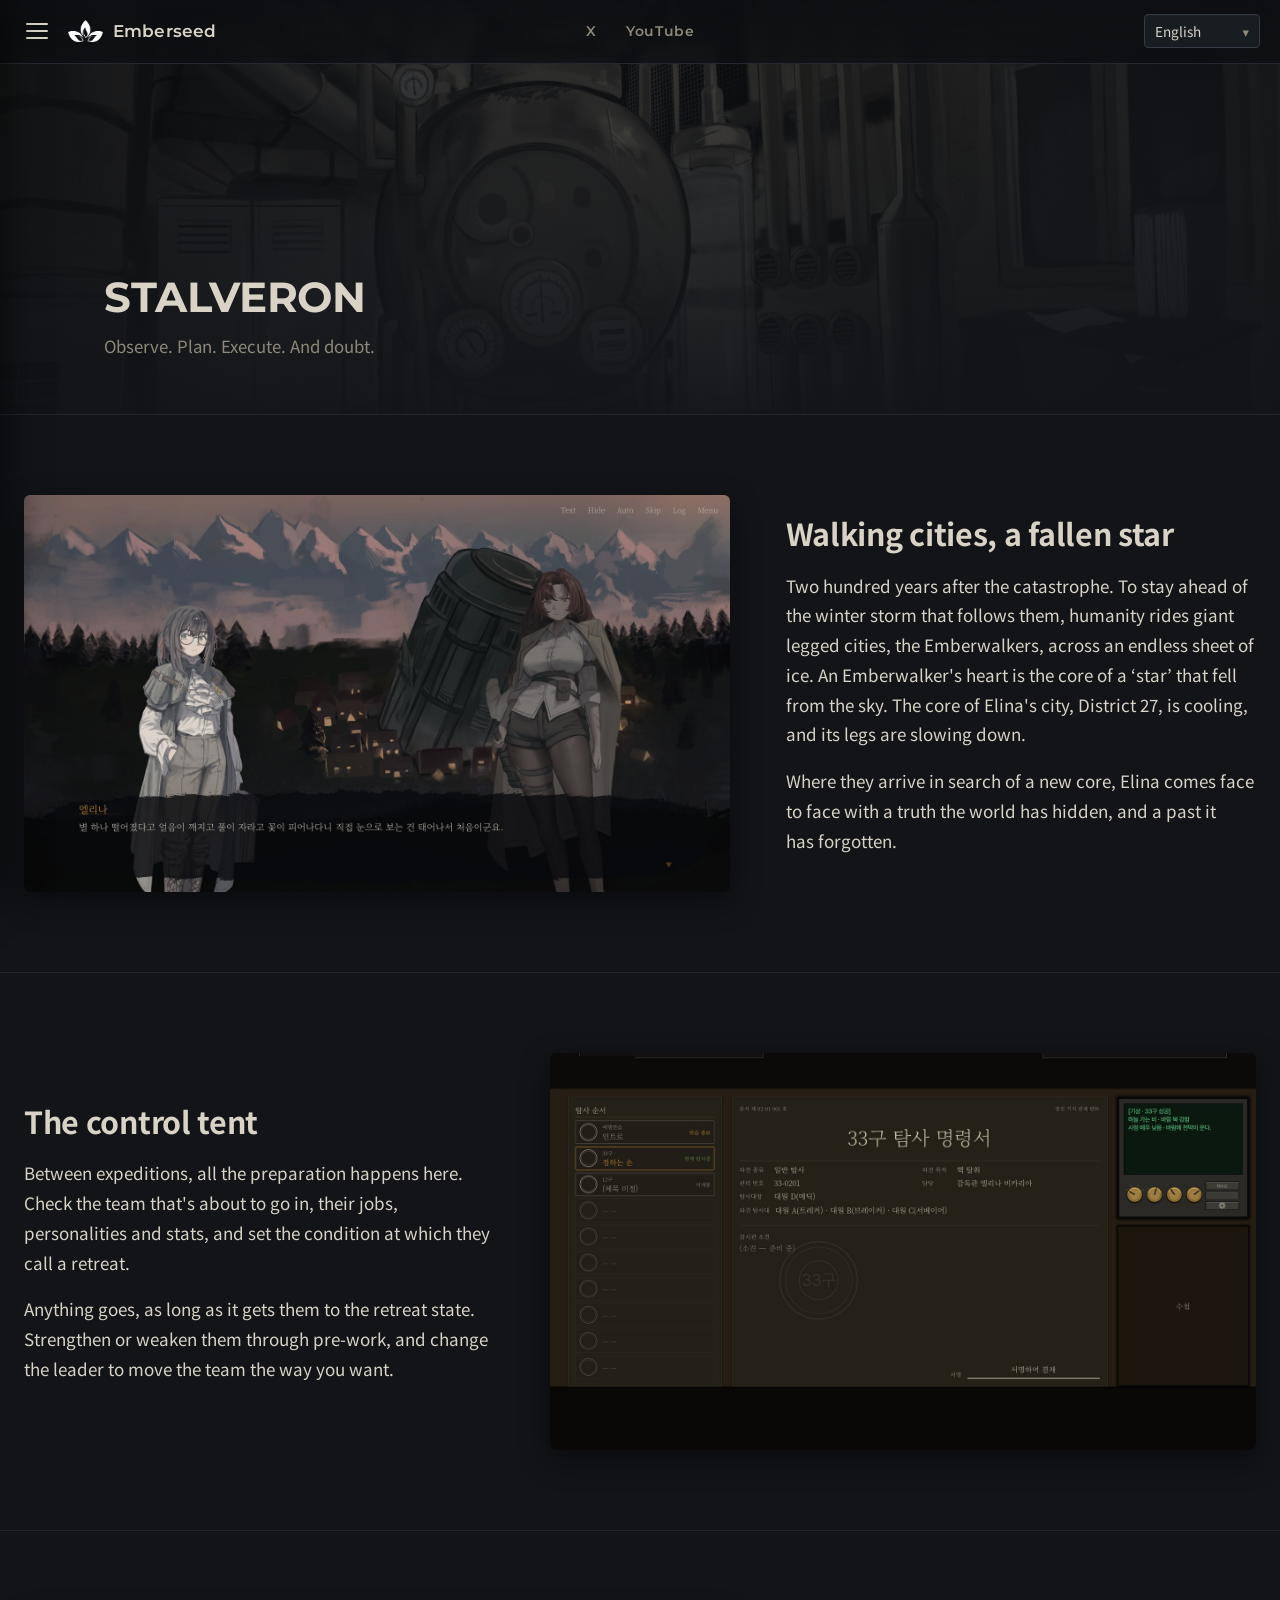
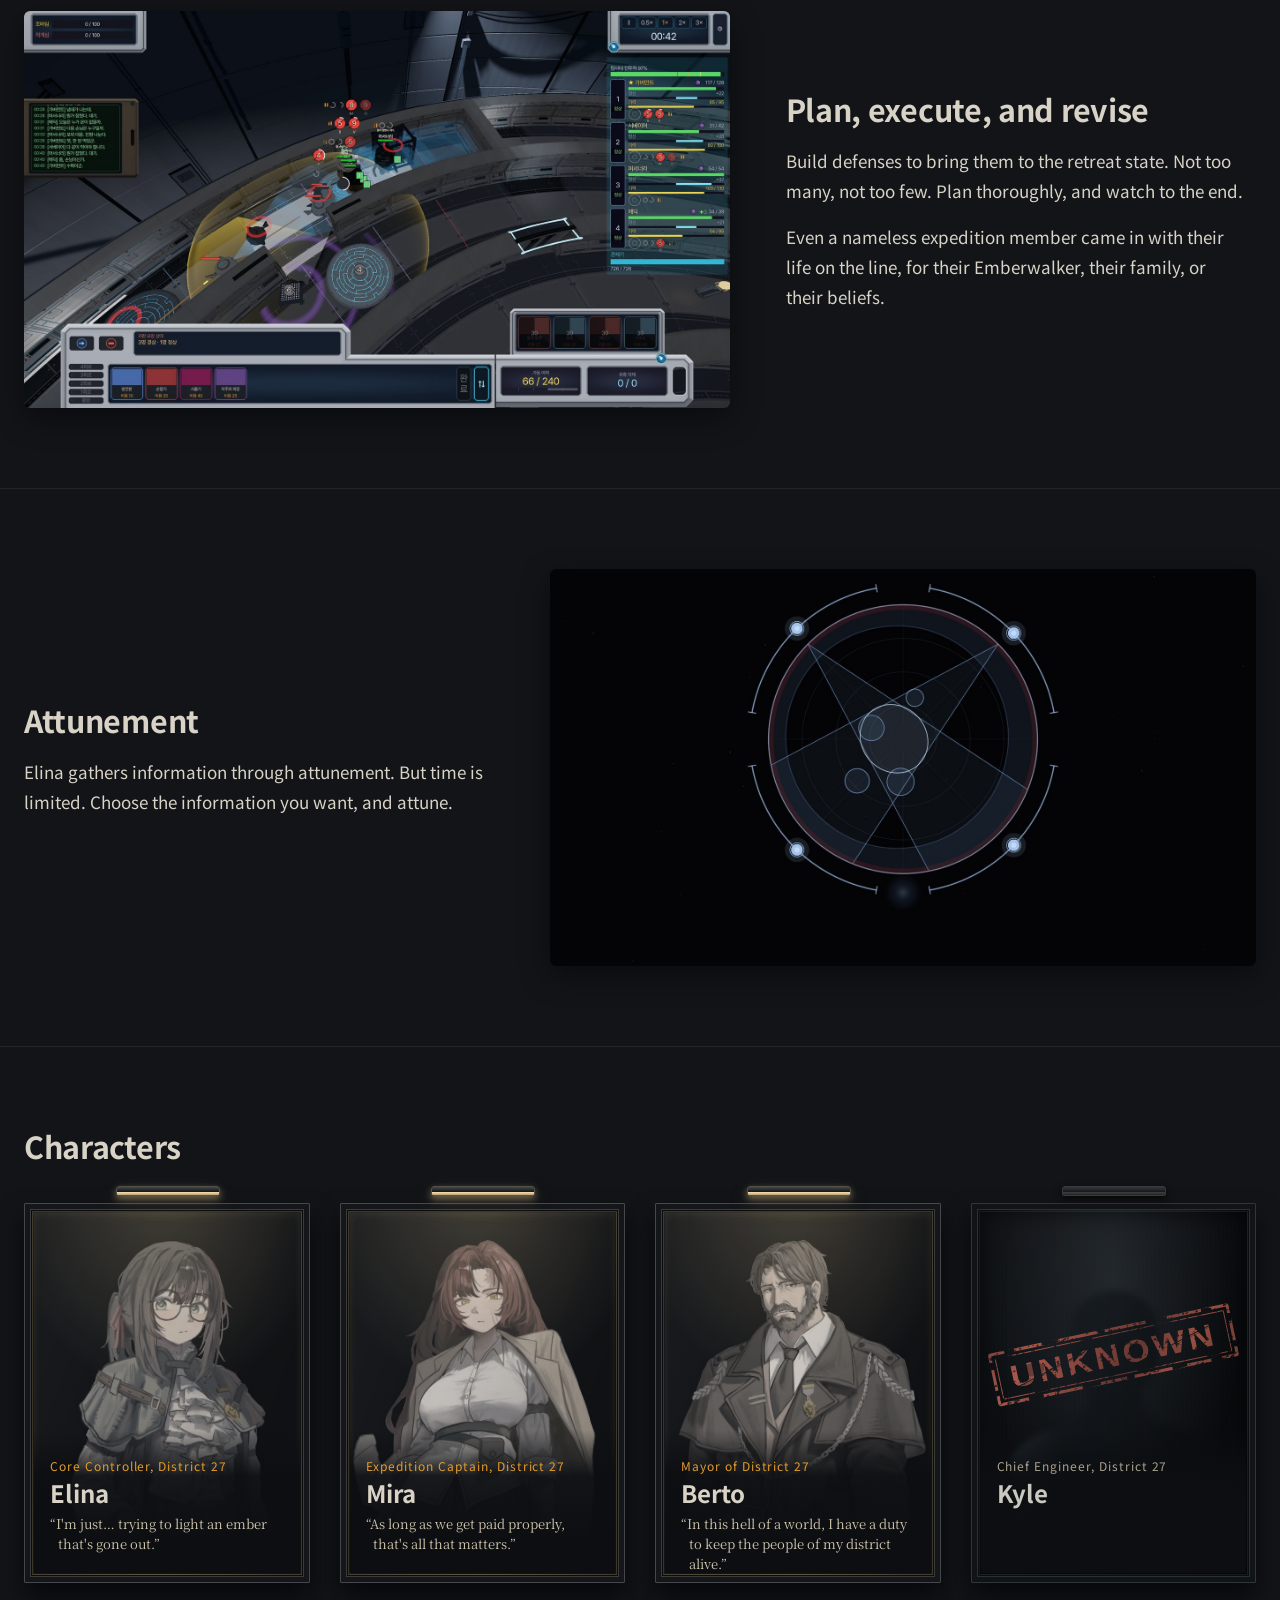
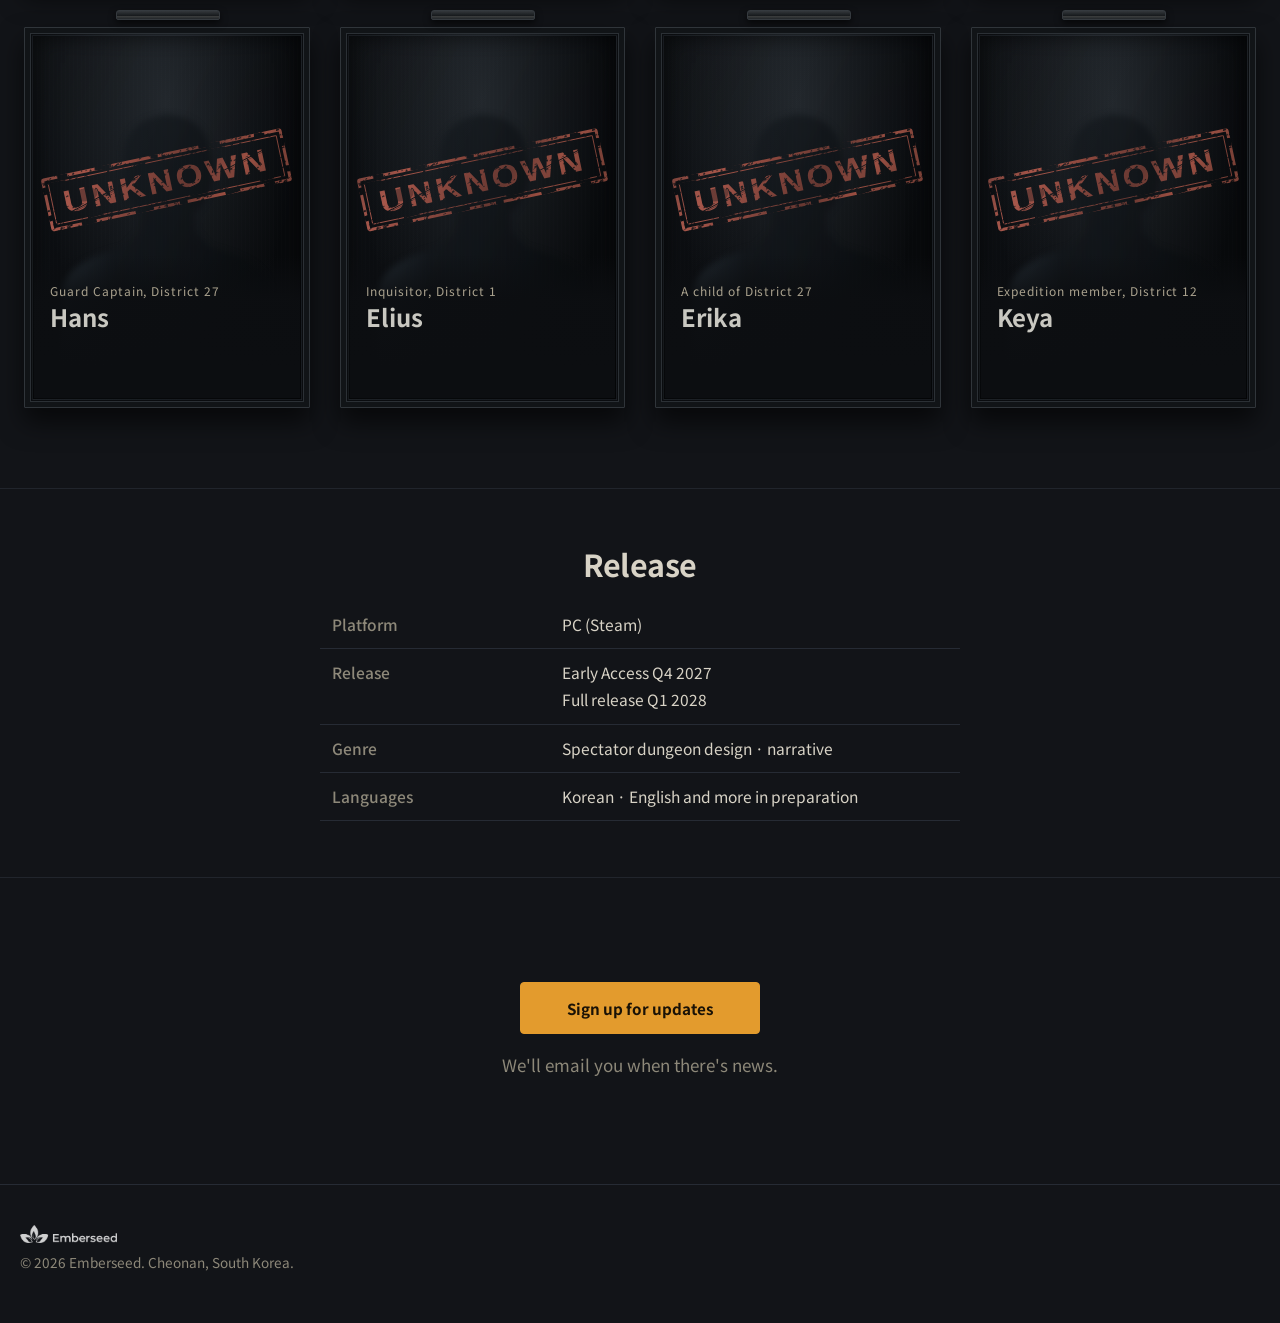
<file: stalveron.html>
<!DOCTYPE html>
<html lang="ko">
<head>
<meta charset="utf-8">
<meta name="viewport" content="width=device-width, initial-scale=1">
<meta name="color-scheme" content="dark">
<title data-i18n="game.title">STALVERON — Emberseed</title>
<meta name="description" data-i18n-content="game.desc" content="STALVERON. 관측, 계획, 실행. 그리고 의심. 관전형 던전 설계 게임, PC(Steam), 2027.">
<meta property="og:title" content="STALVERON">
<meta property="og:image" content="assets/img/control_night.jpg">
<link rel="icon" href="assets/img/favicon.png">
<link rel="preconnect" href="https://fonts.googleapis.com">
<link href="https://fonts.googleapis.com/css2?family=Montserrat:wght@500;600;700&family=Noto+Sans+KR:wght@400;500;700&family=Noto+Sans+JP:wght@400;500;700&family=Noto+Sans+SC:wght@400;500;700&family=Noto+Serif+KR:wght@400;600&display=swap" rel="stylesheet">
<link rel="stylesheet" href="assets/css/site.css">
</head>
<body>

<header class="topbar">
  <div class="wrap">
    <div class="left">
      <button class="menu-btn" type="button" aria-label="메뉴" aria-expanded="false"><span></span><span></span><span></span></button>
      <a class="brand" href="index.html"><img src="assets/img/mark_white.png" alt=""> Emberseed</a>
    </div>
    <nav class="social" aria-label="Channels">
      <a href="https://x.com/emberseedgames" target="_blank" rel="noopener" title="X">X</a>
      <a href="https://www.youtube.com/@emberseedgames" target="_blank" rel="noopener" title="YouTube">YouTube</a>
    </nav>
    <div class="right">
      <div class="lang" aria-label="Language">
        <button class="lang-cur" type="button" aria-haspopup="listbox" aria-expanded="false"><span class="lang-cur-label">한국어</span><span class="caret">▾</span></button>
        <div class="lang-menu" role="listbox">
          <button type="button" role="option" data-lang="ko">한국어</button>
          <button type="button" role="option" data-lang="en">English</button>
          <button type="button" role="option" data-lang="ja">日本語</button>
          <button type="button" role="option" data-lang="zh">简体中文</button>
        </div>
      </div>
    </div>
  </div>
</header>

<div class="drawer-dim"></div>
<aside class="drawer" aria-hidden="true">
  <div class="drawer-head">
    <button class="menu-btn drawer-close" type="button" aria-label="닫기"><span></span><span></span><span></span></button>
    <span class="brand"><img src="assets/img/mark_white.png" alt=""> Emberseed</span>
  </div>
  <nav class="drawer-nav">
    <a href="team.html" data-i18n="nav.team">팀 소개</a>
    <div class="group open">
      <button class="group-head" type="button" aria-expanded="true"><span data-i18n="nav.game">STALVERON</span><span class="caret">▾</span></button>
      <div class="sub">
        <a href="stalveron.html" data-i18n="nav.intro">게임 소개</a>
        <a href="devlog.html" data-i18n="nav.devlog">개발일지</a>
        <a href="spinoff.html" data-i18n="nav.spinoff">스핀오프 소설</a>
      </div>
    </div>
    <a href="notify.html" data-i18n="nav.notify">소식 알림 신청</a>
    <div class="bottom">
      <a href="contact.html" data-i18n="nav.contact">연락</a>
      <div class="drawer-social">
        <a href="https://x.com/emberseedgames" target="_blank" rel="noopener">X</a>
        <a href="https://www.youtube.com/@emberseedgames" target="_blank" rel="noopener">YouTube</a>
      </div>
    </div>
  </nav>
</aside>

<section class="banner" style="background-image:url(assets/img/control_night.jpg)">
  <div class="wrap inner">
    <h1 class="en">STALVERON</h1>
    <p class="tag" data-i18n="game.banner.tag">관측, 계획, 실행. 그리고 의심.</p>
  </div>
</section>

<section class="section">
  <div class="wrap cols story">
    <img class="shot" src="assets/img/cutscene_dawn.jpg" alt="STALVERON 인트로 컷신 — 별터의 새벽, 엘리나와 미라">
    <div class="prose">
      <h2 data-i18n="game.story.h2">걷는 도시, 떨어진 별</h2>
      <p data-i18n="game.story.p1">대재앙 이후 이백 년째. 인류는 뒤따라오는 겨울 폭풍에서 벗어나기 위해 다리 달린 거대한 도시, 엠버워커에 올라 끝없는 얼음 위를 걸어갑니다. <br>엠버워커의 심장은 하늘에서 떨어진 ‘별’의 핵. 엘리나의 도시 27구의 핵은 식어 가고, 다리는 점점 느려지고 있습니다.</p>
      <p data-i18n="game.story.p2">새 핵을 찾아 도착한 곳에서, 엘리나는 세상이 숨겨 온 진실과 잊혀진 과거를 마주합니다.</p>
    </div>
  </div>
</section>

<section class="section">
  <div class="wrap cols story flip">
    <div class="prose">
      <h2 data-i18n="game.hub.h2">관제 텐트</h2>
      <p data-i18n="game.hub.p1">탐사와 탐사 사이, 모든 준비는 여기서 합니다. <br>진입을 앞둔 탐사대의 직업과 성격, 능력치를 확인하고, <br>후퇴 요망 상태를 설정하십시오.</p>
      <p data-i18n="game.hub.p2">후퇴 요망 상태에 맞추기 위해서라면 무엇이든 해도 됩니다. <br>사전 작업으로 그들을 강화하거나 약화시키고, 리더를 바꿔 탐사대를 뜻대로 움직이십시오.</p>
    </div>
    <img class="shot" src="assets/img/shot_hub.jpg" alt="STALVERON — 관제 텐트">
  </div>
</section>

<section class="section">
  <div class="wrap cols story">
    <img class="shot" src="assets/img/shot_play.jpg" alt="STALVERON — 탐사 진행 중 관제 화면">
    <div class="prose">
      <h2 data-i18n="game.play.h2">계획과 실행, 그리고 수정</h2>
      <p data-i18n="game.play.p1">후퇴 요망 상태에 맞추기 위해 방어 시설을 구축하십시오. <br>너무 많아도, 너무 적어서도 안 됩니다. <br>철저히 계획하고 끝까지 지켜보십시오.</p>
      <p data-i18n="game.play.p2">이름 없는 탐사대원이라도, 그들의 엠버워커와 가족, 또는 신념을 지키기 위해 목숨을 걸고 들어온 자들입니다.</p>
    </div>
  </div>
</section>

<section class="section">
  <div class="wrap cols story flip">
    <div class="prose">
      <h2 data-i18n="game.attune.h2">감응</h2>
      <p data-i18n="game.attune.p1">엘리나는 감응을 통해 정보를 수집합니다. 하지만 시간은 한정적입니다. <br>획득하고 싶은 정보를 골라 감응하십시오.</p>
    </div>
    <img class="shot" src="assets/img/shot_attune.jpg" alt="STALVERON — 감응 미니게임">
  </div>
</section>


<section class="section">
  <div class="wrap wide">
    <h2 data-i18n="game.chars.h2">등장인물</h2>
    <div class="cast">
      <figure class="frame">
        <img src="assets/img/frame_elina.jpg" alt="엘리나">
        <figcaption><em data-i18n="game.elina.role">27구 핵 관제관</em><strong data-i18n="game.elina.h3">엘리나</strong><q data-i18n="game.elina.q">저는 그저… 꺼져 버린 불씨를 다시 지펴 보려고요.</q></figcaption>
      </figure>
      <figure class="frame">
        <img src="assets/img/frame_mira.jpg" alt="미라">
        <figcaption><em data-i18n="game.mira.role">27구 탐사대장</em><strong data-i18n="game.mira.h3">미라</strong><q data-i18n="game.mira.q">우린 어차피 돈만 제대로 받으면 되는 거니까.</q></figcaption>
      </figure>
      <figure class="frame">
        <img src="assets/img/frame_berto.jpg" alt="베르토">
        <figcaption><em data-i18n="game.berto.role">27구 시장</em><strong data-i18n="game.berto.h3">베르토</strong><q data-i18n="game.berto.q">나는 이 지옥 같은 세상에서 우리 구 시민을 살려야 할 의무가 있어.</q></figcaption>
      </figure>
      <figure class="frame censored"><div class="presence" aria-hidden="true"><svg viewBox="0 0 300 400" focusable="false"><defs><linearGradient id="cast-shadow-1" x2="1" y2="0"><stop stop-color="#33404a"/><stop offset=".25" stop-color="#12171c"/><stop offset="1" stop-color="#080b0e"/></linearGradient></defs><path fill="url(#cast-shadow-1)" d="M28 400 L33 280 Q38 249 102 234 L119 217 L119 196 Q101 180 101 145 Q96 91 148 84 Q201 85 201 143 Q204 176 181 196 L183 217 L199 234 Q262 249 267 280 L278 400Z"/></svg></div>
        <figcaption><em data-i18n="game.kyle.role">27구 기관부장</em><strong data-i18n="game.kyle.h3">카일</strong></figcaption>
      <img class="cast-stamp" src="assets/img/cast_unknown_aged.svg" alt="" aria-hidden="true"></figure>
      <figure class="frame censored"><div class="presence" aria-hidden="true"><svg viewBox="0 0 300 400" focusable="false"><defs><linearGradient id="cast-shadow-2" x2="1" y2="0"><stop stop-color="#33404a"/><stop offset=".25" stop-color="#12171c"/><stop offset="1" stop-color="#080b0e"/></linearGradient></defs><path fill="url(#cast-shadow-2)" d="M28 400 L33 280 Q38 249 102 234 L119 217 L119 196 Q101 180 101 145 Q96 91 148 84 Q201 85 201 143 Q204 176 181 196 L183 217 L199 234 Q262 249 267 280 L278 400Z"/></svg></div>
        <figcaption><em data-i18n="game.hans.role">27구 경비대장</em><strong data-i18n="game.hans.h3">한스</strong></figcaption>
      <img class="cast-stamp" src="assets/img/cast_unknown_aged.svg" alt="" aria-hidden="true"></figure>
      <figure class="frame censored"><div class="presence" aria-hidden="true"><svg viewBox="0 0 300 400" focusable="false"><defs><linearGradient id="cast-shadow-3" x2="1" y2="0"><stop stop-color="#33404a"/><stop offset=".25" stop-color="#12171c"/><stop offset="1" stop-color="#080b0e"/></linearGradient></defs><path fill="url(#cast-shadow-3)" d="M28 400 L33 280 Q38 249 102 234 L119 217 L119 196 Q101 180 101 145 Q96 91 148 84 Q201 85 201 143 Q204 176 181 196 L183 217 L199 234 Q262 249 267 280 L278 400Z"/></svg></div>
        <figcaption><em data-i18n="game.elius.role">1구 심문관</em><strong data-i18n="game.elius.h3">엘리우스</strong></figcaption>
      <img class="cast-stamp" src="assets/img/cast_unknown_aged.svg" alt="" aria-hidden="true"></figure>
      <figure class="frame censored"><div class="presence" aria-hidden="true"><svg viewBox="0 0 300 400" focusable="false"><defs><linearGradient id="cast-shadow-4" x2="1" y2="0"><stop stop-color="#33404a"/><stop offset=".25" stop-color="#12171c"/><stop offset="1" stop-color="#080b0e"/></linearGradient></defs><path fill="url(#cast-shadow-4)" d="M28 400 L33 280 Q38 249 102 234 L119 217 L119 196 Q101 180 101 145 Q96 91 148 84 Q201 85 201 143 Q204 176 181 196 L183 217 L199 234 Q262 249 267 280 L278 400Z"/></svg></div>
        <figcaption><em data-i18n="game.erika.role">27구의 아이</em><strong data-i18n="game.erika.h3">에리카</strong></figcaption>
      <img class="cast-stamp" src="assets/img/cast_unknown_aged.svg" alt="" aria-hidden="true"></figure>
      <figure class="frame censored"><div class="presence" aria-hidden="true"><svg viewBox="0 0 300 400" focusable="false"><defs><linearGradient id="cast-shadow-5" x2="1" y2="0"><stop stop-color="#33404a"/><stop offset=".25" stop-color="#12171c"/><stop offset="1" stop-color="#080b0e"/></linearGradient></defs><path fill="url(#cast-shadow-5)" d="M28 400 L33 280 Q38 249 102 234 L119 217 L119 196 Q101 180 101 145 Q96 91 148 84 Q201 85 201 143 Q204 176 181 196 L183 217 L199 234 Q262 249 267 280 L278 400Z"/></svg></div>
        <figcaption><em data-i18n="game.keya.role">12구 탐사대원</em><strong data-i18n="game.keya.h3">케야</strong></figcaption>
      <img class="cast-stamp" src="assets/img/cast_unknown_aged.svg" alt="" aria-hidden="true"></figure>
    </div>
  </div>
</section>

<section class="section tight">
  <div class="wrap release">
    <h2 data-i18n="game.release.h2">출시 정보</h2>
    <table class="spec">
      <tr><th data-i18n="game.spec.platform">플랫폼</th><td data-i18n="game.spec.platform.v">PC (Steam)</td></tr>
      <tr><th data-i18n="game.spec.date">출시</th><td data-i18n="game.spec.date.v">얼리 액세스 2027년 4분기 <br>정식 출시 2028년 1분기</td></tr>
      <tr><th data-i18n="game.spec.genre">장르</th><td data-i18n="game.spec.genre.v">관전형 던전 설계 · 내러티브</td></tr>
      <tr><th data-i18n="game.spec.lang">언어</th><td data-i18n="game.spec.lang.v">한국어 · 영어 등 추가 언어 준비 중</td></tr>
    </table>
  </div>
</section>

<section class="section">
  <div class="wrap">
    <div class="notify" id="notify">
      <a class="btn primary" href="notify.html#notify" data-notify data-i18n="btn.notify">소식 알림 신청</a>
      <p class="below" data-i18n="home.notify.p">새 소식이 생기면 이메일로 알려 드립니다.</p>
    </div>
  </div>
</section>

<footer class="footer">
  <div class="wrap">
    <div>
      <a class="brand" href="index.html"><img src="assets/img/logo_white_h.png" alt="Emberseed"></a>
      <div style="margin-top:8px" data-i18n="footer.copy">© 2026 Emberseed. 천안, 대한민국.</div>
    </div>
  </div>
</footer>

<script src="assets/i18n.js?v=20261106"></script>
<script src="assets/site.js"></script>
</body>
</html>
</file>
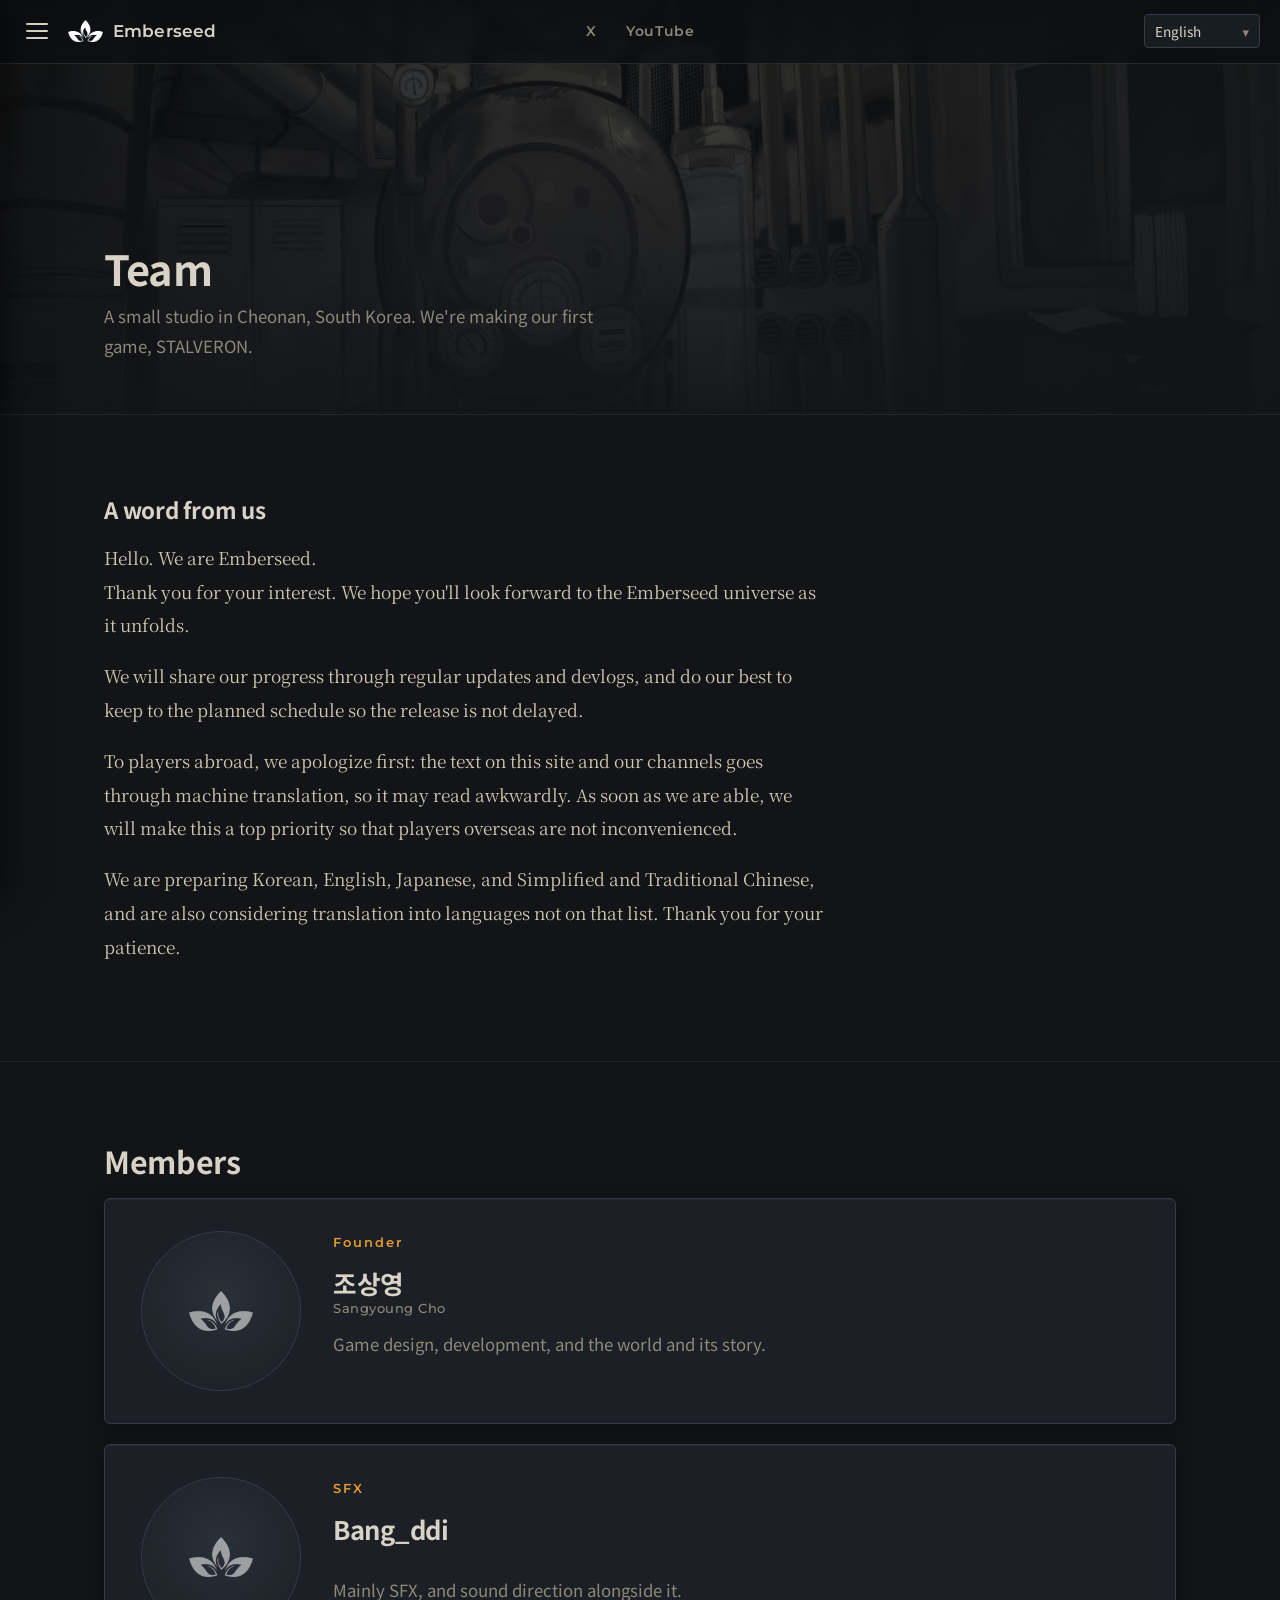
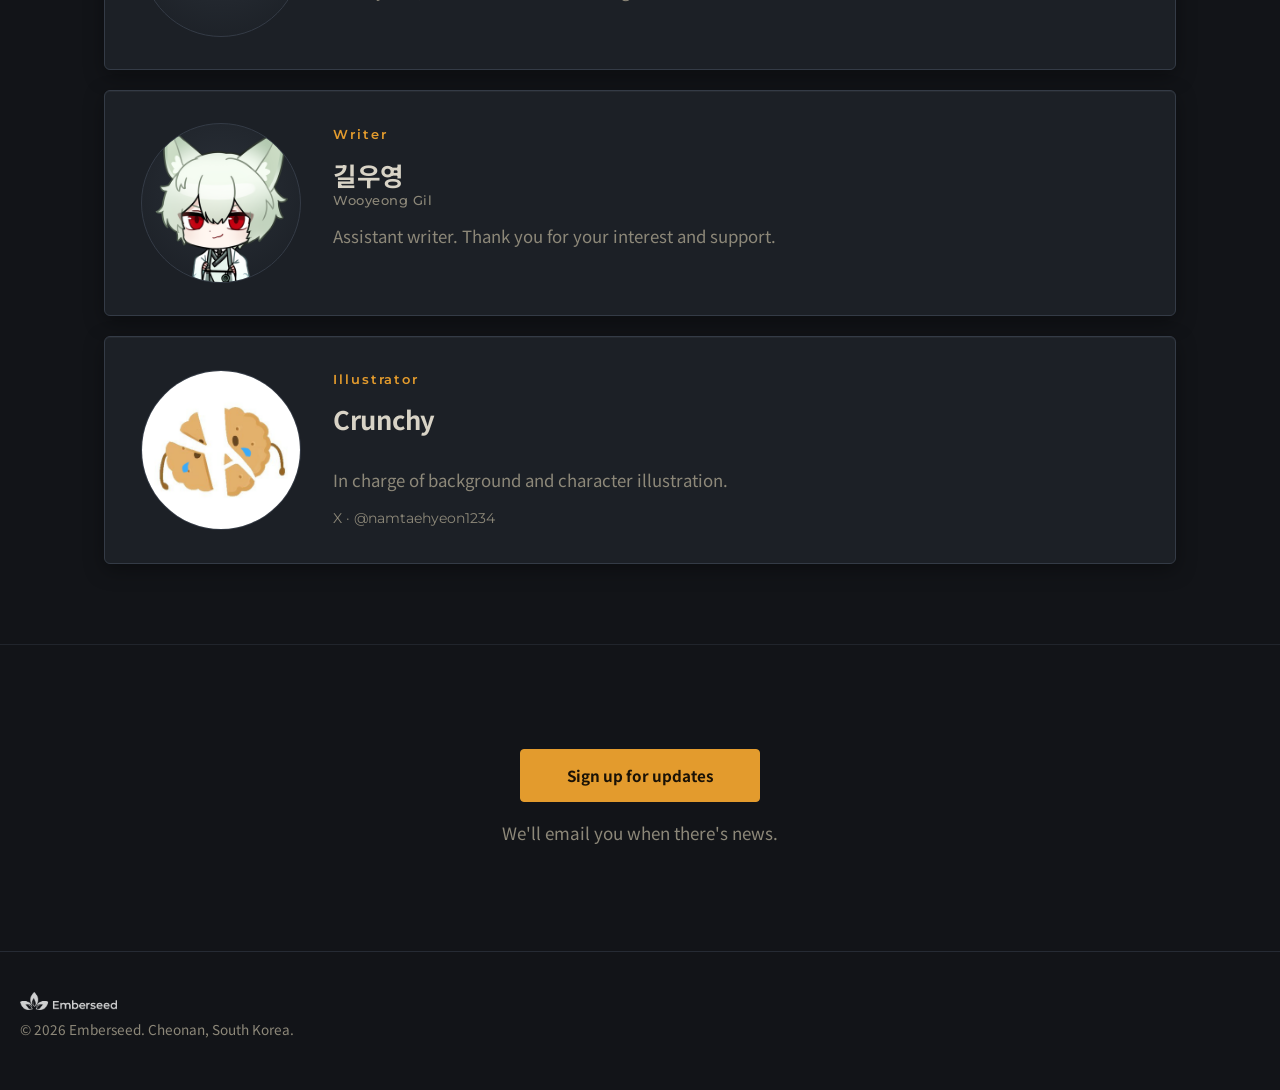
<file: team.html>
<!DOCTYPE html>
<html lang="ko">
<head>
<meta charset="utf-8">
<meta name="viewport" content="width=device-width, initial-scale=1">
<meta name="color-scheme" content="dark">
<title data-i18n="team.title">팀 소개 — Emberseed</title>
<meta name="description" data-i18n-content="team.desc" content="인디 게임 개발팀 Emberseed 소개. 누가, 어디서, 무엇을 만드는가.">
<link rel="icon" href="assets/img/favicon.png">
<link rel="preconnect" href="https://fonts.googleapis.com">
<link href="https://fonts.googleapis.com/css2?family=Montserrat:wght@500;600;700&family=Noto+Sans+KR:wght@400;500;700&family=Noto+Sans+JP:wght@400;500;700&family=Noto+Sans+SC:wght@400;500;700&family=Noto+Serif+KR:wght@400;600&display=swap" rel="stylesheet">
<link rel="stylesheet" href="assets/css/site.css">
</head>
<body>

<header class="topbar">
  <div class="wrap">
    <div class="left">
      <button class="menu-btn" type="button" aria-label="메뉴" aria-expanded="false"><span></span><span></span><span></span></button>
      <a class="brand" href="index.html"><img src="assets/img/mark_white.png" alt=""> Emberseed</a>
    </div>
    <nav class="social" aria-label="Channels">
      <a href="https://x.com/emberseedgames" target="_blank" rel="noopener" title="X">X</a>
      <a href="https://www.youtube.com/@emberseedgames" target="_blank" rel="noopener" title="YouTube">YouTube</a>
    </nav>
    <div class="right">
      <div class="lang" aria-label="Language">
        <button class="lang-cur" type="button" aria-haspopup="listbox" aria-expanded="false"><span class="lang-cur-label">한국어</span><span class="caret">▾</span></button>
        <div class="lang-menu" role="listbox">
          <button type="button" role="option" data-lang="ko">한국어</button>
          <button type="button" role="option" data-lang="en">English</button>
          <button type="button" role="option" data-lang="ja">日本語</button>
          <button type="button" role="option" data-lang="zh">简体中文</button>
        </div>
      </div>
    </div>
  </div>
</header>

<div class="drawer-dim"></div>
<aside class="drawer" aria-hidden="true">
  <div class="drawer-head">
    <button class="menu-btn drawer-close" type="button" aria-label="닫기"><span></span><span></span><span></span></button>
    <span class="brand"><img src="assets/img/mark_white.png" alt=""> Emberseed</span>
  </div>
  <nav class="drawer-nav">
    <a href="team.html" data-i18n="nav.team">팀 소개</a>
    <div class="group open">
      <button class="group-head" type="button" aria-expanded="true"><span data-i18n="nav.game">STALVERON</span><span class="caret">▾</span></button>
      <div class="sub">
        <a href="stalveron.html" data-i18n="nav.intro">게임 소개</a>
        <a href="devlog.html" data-i18n="nav.devlog">개발일지</a>
        <a href="spinoff.html" data-i18n="nav.spinoff">스핀오프 소설</a>
      </div>
    </div>
    <a href="notify.html" data-i18n="nav.notify">소식 알림 신청</a>
    <div class="bottom">
      <a href="contact.html" data-i18n="nav.contact">연락</a>
      <div class="drawer-social">
        <a href="https://x.com/emberseedgames" target="_blank" rel="noopener">X</a>
        <a href="https://www.youtube.com/@emberseedgames" target="_blank" rel="noopener">YouTube</a>
      </div>
    </div>
  </nav>
</aside>

<section class="banner" style="background-image:url(assets/img/control_night.jpg)">
  <div class="wrap inner">
    <h1 data-i18n="nav.team">팀 소개</h1>
    <p class="tag" data-i18n="team.tag">충남 천안의 작은 개발팀. 첫 작품 STALVERON을 만들고 있습니다.</p>
  </div>
</section>

<section class="section">
  <div class="wrap">
    <div class="letter">
      <h2 data-i18n="team.letter.h2">드리는 말씀</h2>
      <p data-i18n="team.letter.p1">안녕하세요. Emberseed입니다. <br>여러분의 많은 관심에 감사드리며, 앞으로 펼쳐질 Emberseed 유니버스를 기대해 주셨으면 좋겠습니다.</p>
      <p data-i18n="team.letter.p2">꾸준한 소통과 개발일지를 통해 개발 현황을 공유하고, <br>계획된 일정을 지켜 출시가 연기되지 않도록 최선을 다하겠습니다.</p>
      <p data-i18n="team.letter.p3">해외 플레이어 여러분께는 먼저 죄송하다는 말씀을 드립니다. <br>홈페이지와 소통 창구의 글은 번역기를 거치고 있어 어색할 수 있습니다. <br>여건이 되는 대로 이 문제를 최우선 과제로 삼아, <br>해외 플레이어분들이 불편을 겪지 않도록 하겠습니다.</p>
      <p data-i18n="team.letter.p4">한국어, 영어, 일본어, 중국어 간체·번체를 준비하고 있으나 <br>해당하지 않는 언어도 번역을 고려하고 있으니, <br>조금만 기다려 주시면 감사하겠습니다.</p>
    </div>
  </div>
</section>

<section class="section">
  <div class="wrap">
    <h2 data-i18n="team.members.h2">팀원</h2>
    <div class="members">
      <div class="card member">
        <div class="avatar"><img src="assets/img/mark_white.png" alt="" class="mark"></div>
        <div class="who">
          <div class="n" data-i18n="team.m1.role">대표</div>
          <h3 class="name">조상영<small>Sangyoung Cho</small></h3>
          <p data-i18n="team.m1.p">기획과 개발, 세계관과 스토리를 맡고 있습니다.</p>
          <p class="social-row"></p>
        </div>
      </div>
      <div class="card member">
        <div class="avatar"><img src="assets/img/mark_white.png" alt="" class="mark"></div>
        <div class="who">
          <div class="n" data-i18n="team.m2.role">SFX</div>
          <h3 class="name">Bang_ddi</h3>
          <p data-i18n="team.m2.p">SFX를 주로 맡고, 사운드 디렉션을 겸하고 있습니다.</p>
          <p class="social-row"></p>
        </div>
      </div>
      <div class="card member">
        <div class="avatar"><img src="assets/img/avatar_gil.png" alt=""></div>
        <div class="who">
          <div class="n" data-i18n="team.m3.role">시나리오 라이터</div>
          <h3 class="name">길우영<small>Wooyeong Gil</small></h3>
          <p data-i18n="team.m3.p">서브 시나리오 작가입니다. 많은 관심 부탁드립니다.</p>
          <p class="social-row"></p>
        </div>
      </div>
      <div class="card member">
        <div class="avatar"><img src="assets/img/avatar_crunchy.png" alt=""></div>
        <div class="who">
          <div class="n" data-i18n="team.m4.role">일러스트레이터</div>
          <h3 class="name">Crunchy</h3>
          <p data-i18n="team.m4.p">배경과 캐릭터 일러스트를 맡고 있습니다.</p>
          <p class="social-row"><a href="https://x.com/namtaehyeon1234" target="_blank" rel="noopener">X · @namtaehyeon1234</a></p>
        </div>
      </div>
    </div>
  </div>
</section>

<section class="section">
  <div class="wrap">
    <div class="notify" id="notify">
      <a class="btn primary" href="notify.html#notify" data-notify data-i18n="btn.notify">소식 알림 신청</a>
      <p class="below" data-i18n="home.notify.p">새 소식이 생기면 이메일로 알려 드립니다.</p>
    </div>
  </div>
</section>

<footer class="footer">
  <div class="wrap">
    <div>
      <a class="brand" href="index.html"><img src="assets/img/logo_white_h.png" alt="Emberseed"></a>
      <div style="margin-top:8px" data-i18n="footer.copy">© 2026 Emberseed. 천안, 대한민국.</div>
    </div>
  </div>
</footer>

<script src="assets/i18n.js?v=20261106"></script>
<script src="assets/site.js"></script>
</body>
</html>
</file>
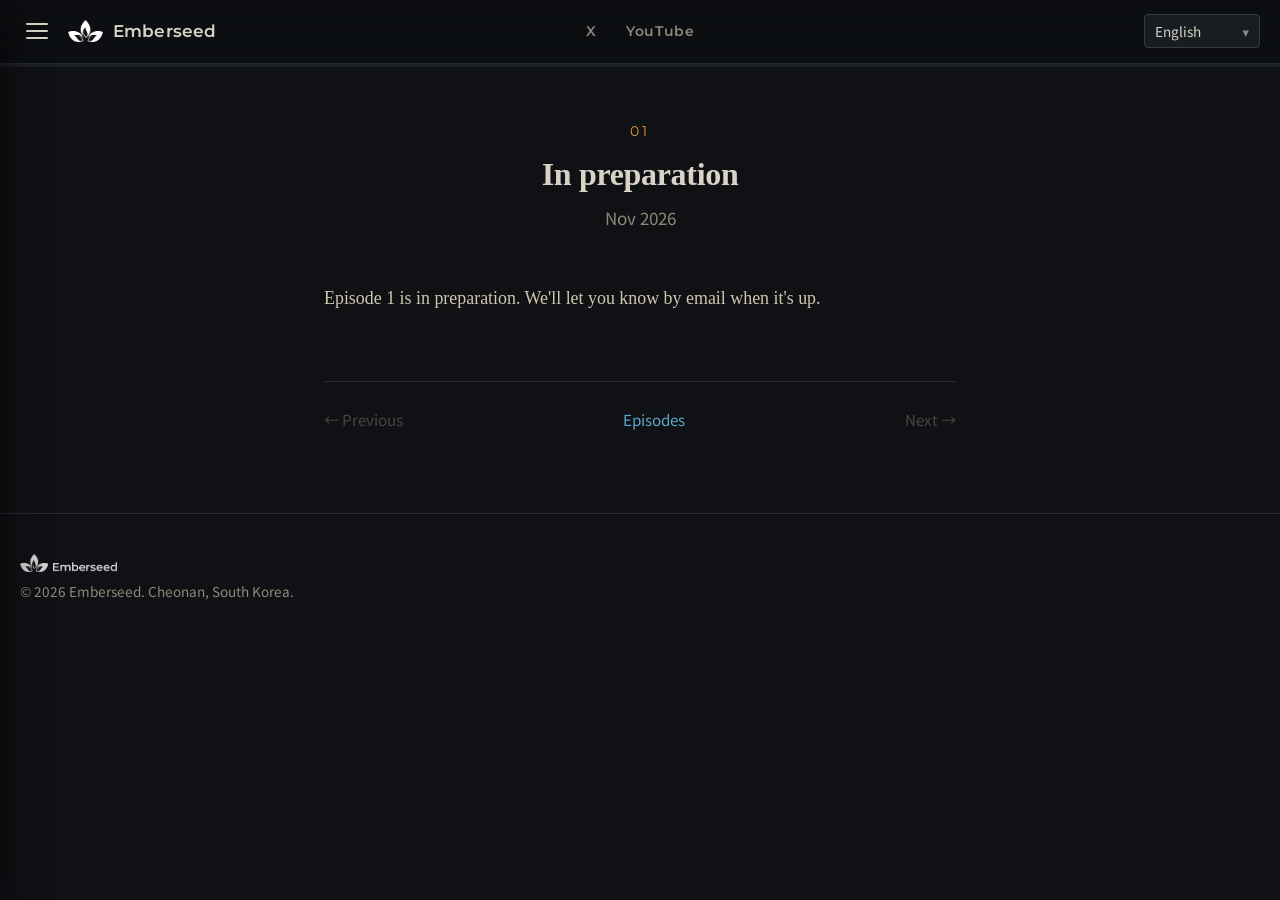
<file: spinoff/ep01.html>
<!DOCTYPE html>
<html lang="ko">
<head>
<meta charset="utf-8">
<meta name="viewport" content="width=device-width, initial-scale=1">
<meta name="color-scheme" content="dark">
<title>스핀오프 소설 1편 — Emberseed</title>
<meta name="description" content="STALVERON 스핀오프 소설 1편.">
<link rel="icon" href="../assets/img/favicon.png">
<link rel="preconnect" href="https://fonts.googleapis.com">
<link href="https://fonts.googleapis.com/css2?family=Montserrat:wght@500;600;700&family=Noto+Sans+KR:wght@400;500;700&family=Noto+Sans+JP:wght@400;500;700&family=Noto+Sans+SC:wght@400;500;700&display=swap" rel="stylesheet">
<link rel="stylesheet" href="../assets/css/site.css">
</head>
<body class="reader">

<header class="topbar">
  <div class="wrap">
    <div class="left">
      <button class="menu-btn" type="button" aria-label="메뉴" aria-expanded="false"><span></span><span></span><span></span></button>
      <a class="brand" href="../index.html"><img src="../assets/img/mark_white.png" alt=""> Emberseed</a>
    </div>
    <nav class="social" aria-label="Channels">
      <a href="https://x.com/emberseedgames" target="_blank" rel="noopener" title="X">X</a>
      <a href="https://www.youtube.com/@emberseedgames" target="_blank" rel="noopener" title="YouTube">YouTube</a>
    </nav>
    <div class="right">
      <div class="lang" aria-label="Language">
        <button class="lang-cur" type="button" aria-haspopup="listbox" aria-expanded="false"><span class="lang-cur-label">한국어</span><span class="caret">▾</span></button>
        <div class="lang-menu" role="listbox">
          <button type="button" role="option" data-lang="ko">한국어</button>
          <button type="button" role="option" data-lang="en">English</button>
          <button type="button" role="option" data-lang="ja">日本語</button>
          <button type="button" role="option" data-lang="zh">简体中文</button>
        </div>
      </div>
    </div>
  </div>
</header>

<div class="drawer-dim"></div>
<aside class="drawer" aria-hidden="true">
  <div class="drawer-head">
    <button class="menu-btn drawer-close" type="button" aria-label="닫기"><span></span><span></span><span></span></button>
    <span class="brand"><img src="../assets/img/mark_white.png" alt=""> Emberseed</span>
  </div>
  <nav class="drawer-nav">
    <a href="../team.html" data-i18n="nav.team">팀 소개</a>
    <div class="group open">
      <button class="group-head" type="button" aria-expanded="true"><span data-i18n="nav.game">STALVERON</span><span class="caret">▾</span></button>
      <div class="sub">
        <a href="../stalveron.html" data-i18n="nav.intro">게임 소개</a>
        <a href="../devlog.html" data-i18n="nav.devlog">개발일지</a>
        <a href="../spinoff.html" data-i18n="nav.spinoff">스핀오프 소설</a>
      </div>
    </div>
    <a href="../notify.html" data-i18n="nav.notify">소식 알림 신청</a>
    <div class="bottom">
      <a href="../contact.html" data-i18n="nav.contact">연락</a>
      <div class="drawer-social">
        <a href="https://x.com/emberseedgames" target="_blank" rel="noopener">X</a>
        <a href="https://www.youtube.com/@emberseedgames" target="_blank" rel="noopener">YouTube</a>
      </div>
    </div>
  </nav>
</aside>

<div class="progress" aria-hidden="true"><span></span></div>

<article class="read">
  <header class="read-head">
    <div class="ep">01</div>
    <h1 data-i18n="spin.ep1.h3">준비 중</h1>
    <div class="dim" data-i18n="spin.ep1.when">2026.11</div>
  </header>

  <div class="read-body">
    <p data-i18n="spin.ep1.soon">1편은 준비 중입니다. 올라오면 소식 알림으로 알려 드립니다.</p>
  </div>

  <nav class="read-nav">
    <span class="off" data-i18n="read.prev">← 이전 편</span>
    <a href="../spinoff.html" data-i18n="read.list">목록</a>
    <span class="off" data-i18n="read.next">다음 편 →</span>
  </nav>
</article>

<footer class="footer">
  <div class="wrap">
    <div>
      <a class="brand" href="../index.html"><img src="../assets/img/logo_white_h.png" alt="Emberseed"></a>
      <div style="margin-top:8px" data-i18n="footer.copy">© 2026 Emberseed. 천안, 대한민국.</div>
    </div>
  </div>
</footer>

<script src="../assets/i18n.js?v=20261106"></script>
<script src="../assets/site.js"></script>
</body>
</html>
</file>
<file: assets/css/site.css>
/* Emberseed — 회사 홈페이지 · 톤 = 게임 UI 토큰(minosproto/ui/ui_theme.gd) */
:root {
  --ground: #121418;     /* 화면 바닥 강철 */
  --steel: #1c2026;      /* 판 강철 */
  --steel-hi: #343b46;   /* 모서리 빛 */
  --steel-lo: #0c0e11;   /* 모서리 그늘 */
  --ink: #d8d3c6;        /* 글(따뜻한 회백) */
  --ink-dim: #8d8879;    /* 흐린 글 · 라벨 */
  --amber: #e39b2d;      /* 주목 */
  --amber-deep: #a86a15;
  --star: #5fa8c7;       /* 별의 것 */
  --star-glow: #39c6e8;
  --magenta: #bf2389;    /* 회사 로고 단색 */
  --paper: #242118;
  --paper-ink: #cfc6ae;
  --max: 1120px;
  --font: "Noto Sans KR", "Pretendard", system-ui, -apple-system, "Segoe UI", sans-serif;
  --font-en: "Montserrat", "Noto Sans KR", sans-serif;
}
* { box-sizing: border-box; }
html { scroll-behavior: smooth; }
body {
  margin: 0; background: var(--ground); color: var(--ink);
  font-family: var(--font); font-size: 17px; line-height: 1.75;
  -webkit-font-smoothing: antialiased; word-break: keep-all;
}
a { color: var(--star); text-decoration: none; }
a:hover { color: var(--star-glow); }
img { max-width: 100%; display: block; }
h1, h2, h3 { font-weight: 700; line-height: 1.25; margin: 0 0 .5em; letter-spacing: -.01em; }
h1 { font-size: 2.6rem; }
h2 { font-size: 1.9rem; }
h3 { font-size: 1.2rem; }
p { margin: 0 0 1em; }
.en { font-family: var(--font-en); }
.dim { color: var(--ink-dim); }
.wrap { max-width: var(--max); margin: 0 auto; padding: 0 24px; }

/* ── 상단 바 ── */
.topbar {
  position: fixed; inset: 0 0 auto 0; z-index: 10; height: 64px;
  display: flex; align-items: center;
  background: linear-gradient(to bottom, rgba(12,14,17,.92), rgba(12,14,17,.75));
  border-bottom: 1px solid rgba(52,59,70,.6); backdrop-filter: blur(6px);
}
.topbar .wrap { display: grid; grid-template-columns: 1fr auto 1fr; align-items: center; width: 100%; max-width: none; padding: 0 20px; }   /* 왼쪽 ☰·마크 · 가운데 X·YouTube · 오른쪽 언어 */
.topbar .right { justify-self: end; }
.brand { display: flex; align-items: center; gap: 10px; color: var(--ink); font-family: var(--font-en); font-weight: 600; font-size: 1.05rem; letter-spacing: .01em; }
.brand img { height: 22px; width: auto; }
.topbar .left, .topbar .right { display: flex; align-items: center; gap: 14px; }
.social { display: flex; gap: 6px; justify-self: center; }
.social a { color: var(--ink-dim); font-family: var(--font-en); font-weight: 600; font-size: .9rem; letter-spacing: .04em; padding: 6px 12px; border-radius: 4px; }
.social a:hover { color: var(--amber); background: rgba(52,59,70,.35); }
/* ☰ */
.menu-btn { display: grid; gap: 5px; background: none; border: 0; padding: 8px 6px; cursor: pointer; }
.menu-btn span { display: block; width: 22px; height: 2px; background: var(--ink); border-radius: 2px; transition: .2s; }
.menu-btn:hover span { background: var(--amber); }
/* 서랍(왼쪽에서 밀려 나옴) */
.drawer-dim { position: fixed; inset: 0; background: rgba(0,0,0,.55); opacity: 0; pointer-events: none; transition: opacity .25s; z-index: 30; }
.drawer { position: fixed; top: 0; bottom: 0; left: 0; width: min(320px, 86vw); background: var(--steel); border-right: 1px solid var(--steel-hi); box-shadow: 8px 0 32px rgba(0,0,0,.5); transform: translateX(-100%); transition: transform .28s cubic-bezier(.2,.7,.2,1); z-index: 31; display: flex; flex-direction: column; }
body.drawer-open .drawer { transform: none; }
body.drawer-open .drawer-dim { opacity: 1; pointer-events: auto; }
.drawer-head { display: flex; align-items: center; gap: 14px; height: 64px; padding: 0 20px; border-bottom: 1px solid rgba(52,59,70,.6); }   /* 상단 바 ☰ 와 같은 자리 */
.drawer-head .brand { cursor: default; }
.drawer-close span { background: var(--amber); }   /* 열린 상태 = ☰ 그대로 · 호박색 */
.drawer-nav { display: flex; flex-direction: column; padding: 14px 12px; flex: 1; }
.drawer-nav a { color: var(--ink); padding: 12px 14px; border-radius: 4px; font-size: 1.05rem; font-weight: 500; }
.drawer-nav a:hover { background: rgba(52,59,70,.45); }
.drawer-nav a.on { color: var(--amber); }
.drawer-nav .group-head { display: flex; align-items: center; justify-content: space-between; width: 100%; background: none; border: 0; color: var(--ink); padding: 12px 14px; border-radius: 4px; font-size: 1.05rem; font-weight: 500; font-family: inherit; cursor: pointer; text-align: left; }
.drawer-nav .group-head:hover { background: rgba(52,59,70,.45); }
.drawer-nav .group-head .caret { color: var(--ink-dim); transition: transform .2s; }
.drawer-nav .group:not(.open) .group-head .caret { transform: rotate(-90deg); }
.drawer-nav .group:not(.open) .sub { display: none; }
.drawer-nav .sub { display: flex; flex-direction: column; margin: 0 0 6px 18px; border-left: 2px solid var(--steel-hi); }
.drawer-nav .sub a { font-size: .95rem; color: var(--ink-dim); padding: 9px 14px; }
.drawer-nav .sub a:hover, .drawer-nav .sub a.on { color: var(--amber); }
.drawer-nav .bottom { margin-top: auto; border-top: 1px solid rgba(52,59,70,.6); padding-top: 12px; display: flex; flex-direction: column; }
.notify-page { padding: 12px; }
.notify-page iframe { display: block; max-width: 760px; margin: 0 auto; }   /* 폼 틀 = 최대 760 · 창이 더 넓어도 안 움직인다 */
/* 언어 전환기(드롭다운) */
.lang { position: relative; }
.lang-cur { display: flex; align-items: center; justify-content: space-between; gap: 6px; min-width: 116px; background: rgba(28,32,38,.85); border: 1px solid var(--steel-hi); color: var(--ink); border-radius: 4px; padding: 6px 10px; font-size: .85rem; font-family: inherit; cursor: pointer; }
.lang-cur:hover { border-color: var(--amber); }
.lang-cur .caret { color: var(--ink-dim); font-size: .8rem; }
.lang-menu { display: none; position: absolute; right: 0; top: calc(100% + 6px); min-width: 140px; background: var(--steel); border: 1px solid var(--steel-hi); border-radius: 6px; padding: 6px; box-shadow: 0 10px 28px rgba(0,0,0,.5); z-index: 20; }
.lang.open .lang-menu { display: grid; }
.lang-menu button { display: block; width: 100%; text-align: left; background: none; border: 0; color: var(--ink-dim); padding: 8px 10px; border-radius: 4px; font-size: .9rem; font-family: inherit; cursor: pointer; }
.lang-menu button:hover { color: var(--ink); background: rgba(52,59,70,.45); }
.lang-menu button.on { color: var(--amber); }
html[lang="ja"] body { font-family: "Noto Sans JP", var(--font); word-break: normal; }
html[lang="zh"] body { font-family: "Noto Sans SC", var(--font); word-break: normal; }
html[lang="en"] body { word-break: normal; }

/* ── 히어로(첫 화면) ── */
.hero {
  position: relative; min-height: 100vh; display: grid; place-items: center; text-align: center;
  background: var(--ground) url("../img/hero_dawn.jpg") center / cover no-repeat;
}
.hero .inner { position: relative; z-index: 1; padding: 120px 24px 80px; }
/* 게임 타이틀 화면 그대로(scenes/title_screen.gd _apply_ink_theme) = 명조 · 종이빛 · 검은 그림자 · 호박 부제 */
.hero .game-title { font-family: "Noto Serif KR", serif; font-weight: 600; font-size: 120px; line-height: 1.05; letter-spacing: .02em; color: #d8d3c6; text-shadow: 3px 3px 0 rgba(0,0,0,.55), 0 6px 30px rgba(0,0,0,.5); margin: 0 0 40px; }
.hero .lead { font-size: 1.25rem; margin-bottom: .3em; }
.hero .sub { color: var(--ink-dim); font-size: .95rem; margin-bottom: 36px; }
/* 회사 첫 화면 = 한 화면(스크롤 없음) · 왼쪽 엘리나 */
body.home { overflow: hidden; height: 100vh; }
body.home .hero { height: 100vh; min-height: 0; }
body.home .footer { position: fixed; left: 0; right: 0; bottom: 0; border-top: 0; padding: 18px 0; background: linear-gradient(to top, rgba(12,14,17,.85), rgba(12,14,17,0)); z-index: 2; }
body.home .footer .wrap { justify-content: flex-start; max-width: none; padding: 0 20px; }   /* 맨 왼쪽 아래 */
/* 첫 화면 = 1920×1080 무대 한 장을 창에 맞춰 통째로 확대·축소(--s = site.js) → 창을 바꿔도 엘리나·글자·버튼의 상대 자리가 같다 */
.hero .stage { position: absolute; left: 50%; top: 50%; width: 1920px; height: 1080px; transform: translate(-50%, -50%) scale(var(--s, 1)); transform-origin: center; }
.hero .stage::after { content: ""; position: absolute; inset: 0; z-index: 1; background: linear-gradient(to bottom, rgba(18,20,24,.35) 0%, rgba(18,20,24,.15) 40%, rgba(18,20,24,.92) 100%); }   /* 어둠 = 배경·엘리나 위, 글자·버튼 아래 */
.hero .stage .inner { position: absolute; left: 50%; top: 50%; transform: translate(-50%, -50%); padding: 0; width: max-content; z-index: 2; }
.hero .char {
  position: absolute; left: -19px; bottom: -324px; height: 1512px; width: auto; z-index: 0;   /* = 1080 기준 140vh · 머리 꼭대기 ≈ 14% */
  filter: brightness(.86) saturate(.85) contrast(.96) drop-shadow(0 8px 26px rgba(0,0,0,.55));
  -webkit-mask-image: linear-gradient(to bottom, #000 64%, rgba(0,0,0,0) 79%);
  mask-image: linear-gradient(to bottom, #000 64%, rgba(0,0,0,0) 79%);
  pointer-events: none;
}
@media (max-width: 820px) { .hero .char { display: none; } }

/* ── 작은 배너(하위 페이지 머리) ── */
.banner {
  position: relative; min-height: 46vh; display: grid; align-items: end;
  background-color: var(--ground); background-position: center; background-size: cover; background-repeat: no-repeat;
}
.banner::after { content: ""; position: absolute; inset: 0; background: linear-gradient(to bottom, rgba(18,20,24,.55), rgba(18,20,24,.96)); }
.banner .inner { position: relative; z-index: 1; width: 100%; padding: 120px 24px 36px; }   /* 본문 .wrap 과 같은 왼쪽 선 */
.banner .kicker { color: var(--amber); font-size: .85rem; letter-spacing: .25em; text-transform: uppercase; font-family: var(--font-en); margin-bottom: 8px; }
.banner h1 { margin-bottom: .2em; }
.banner .tag { color: var(--ink-dim); font-size: 1.05rem; max-width: 640px; }

/* ── 버튼 ── */
.btn {
  display: inline-block; padding: 12px 22px; border-radius: 4px; font-weight: 700; font-size: .95rem;
  border: 1px solid var(--steel-hi); background: rgba(28,32,38,.85); color: var(--ink); transition: .15s;
}
.btn:hover { border-color: var(--amber); color: var(--amber); }
.btn.primary { background: var(--amber); border-color: var(--amber); color: #1a1206; }
.btn.primary:hover { background: #f0ad45; color: #1a1206; }
.btn + .btn { margin-left: 10px; }
.hero .btn, .notify .btn { min-width: 240px; text-align: center; }          /* 말이 바뀌어도 버튼 크기 고정 */
.hero .btns { display: flex; flex-wrap: wrap; justify-content: center; gap: 10px; }   /* 폭이 모자라면 줄을 바꿔도 가운데 */
.hero .btns .btn + .btn { margin: 0; }
:root { color-scheme: dark; }
@media (pointer: coarse) { .notify-page iframe { height: 2600px !important; } }   /* 손가락 기기 = 폼 안쪽 스크롤 없이 */

/* ── 절 ── */
.section { padding: 80px 0; border-top: 1px solid rgba(52,59,70,.45); }
.section.tight { padding: 56px 0; }
.section .kicker { color: var(--amber); font-size: .8rem; letter-spacing: .25em; text-transform: uppercase; font-family: var(--font-en); margin-bottom: 6px; }
.section h2 { margin-bottom: .6em; }
.cols { display: grid; gap: 40px; grid-template-columns: 1fr 1fr; align-items: start; }
.cols-3 { display: grid; gap: 24px; grid-template-columns: repeat(3, 1fr); }
.cols.story { max-width: 1480px; grid-template-columns: 3fr 2fr; gap: 56px; align-items: center; }   /* 그림 왼쪽·크게 · 글 오른쪽 · 틀도 넓게 */
.cols.story .shot { width: 100%; height: auto; display: block; border-radius: 6px; box-shadow: 0 10px 30px rgba(0,0,0,.45); }
.cols.story.flip { grid-template-columns: 2fr 3fr; }                 /* 글 왼쪽 · 그림 오른쪽 */
.cols.story .shot.placeholder { aspect-ratio: 16 / 9; display: grid; place-items: center; background: var(--steel); border: 1px dashed var(--steel-hi); color: var(--ink-dim); font-size: .95rem; letter-spacing: .1em; }
.prose { max-width: 720px; }
.prose p, .banner .tag, .card p { word-break: keep-all; overflow-wrap: normal; text-wrap: pretty; }   /* 낱말 중간에서 안 끊는다(한국어) */
.prose p { color: var(--ink); }
.prose .quote { color: var(--paper-ink); border-left: 3px solid var(--amber-deep); padding: 4px 0 4px 18px; margin: 1.4em 0; font-size: 1.12rem; }

/* 판(카드) = 강철판 */
.card {
  background: var(--steel); border: 1px solid var(--steel-hi); border-radius: 6px; padding: 24px;
  box-shadow: inset 0 1px 0 rgba(255,255,255,.04), 0 6px 20px rgba(0,0,0,.35);
}
.card h3 { color: var(--ink); }
.card p { color: var(--ink-dim); font-size: .97rem; margin: 0; }
.card .n { color: var(--amber); font-family: var(--font-en); font-weight: 600; font-size: .8rem; letter-spacing: .15em; margin-bottom: 8px; }
/* 드리는 말씀(팀 소개 맨 위) = 명조 · 좁은 단 · 서명 */
.letter { max-width: 720px; }
.letter h2 { font-size: 1.4rem; margin-bottom: .8em; }
.letter p { font-family: "Noto Serif KR", serif; font-size: 1.08rem; line-height: 1.95; color: var(--paper-ink); }
.letter .sign { font-family: "Noto Serif KR", serif; color: var(--ink-dim); margin-top: 1.2em; }
/* 팀원 = 세로로 한 줄씩 · 왼쪽 큰 아바타 · 오른쪽 글 */
.members { display: grid; gap: 20px; }
.card.member { display: grid; grid-template-columns: 160px 1fr; gap: 32px; align-items: center; padding: 32px 36px; }
.card.member .avatar { width: 160px; height: 160px; border-radius: 50%; overflow: hidden; background: radial-gradient(circle at 50% 40%, #2a3038, #1a1e24); border: 1px solid var(--steel-hi); display: grid; place-items: center; }
.card.member .avatar img { width: 100%; height: 100%; object-fit: cover; }
.card.member .avatar img.mark { width: 64px; height: auto; opacity: .55; }   /* 사진 없는 자리 = 마크 */
.card.member { min-height: 224px; }
.card.member .who { min-height: 124px; display: flex; flex-direction: column; justify-content: center; }
.card.member .who h3 { font-size: 1.6rem; margin: 4px 0 10px; min-height: calc(1.6rem * 1.25 + .8rem * 1.5 + 2px); }   /* 영어 줄이 없어도 같은 높이 */
.card.member .who p { font-size: 1.05rem; }
.card.member .who .social-row { margin-top: 10px; min-height: 1.4em; font-size: .9rem; font-family: var(--font-en); }   /* 비어 있어도 자리를 지킨다 */
.card.member .who .social-row a { color: var(--ink-dim); }
.card.member .who .social-row a:hover { color: var(--amber); }
@media (max-width: 820px) { .card.member { grid-template-columns: 1fr; justify-items: center; text-align: center; } }
.card .name small { display: block; color: var(--ink-dim); font-family: var(--font-en); font-weight: 500; font-size: .8rem; letter-spacing: .04em; margin-top: 2px; }   /* 이름 = 한글 + 영어 고정(언어와 무관) */

/* 그림 */
.figure { border: 1px solid var(--steel-hi); border-radius: 6px; overflow: hidden; background: var(--steel-lo); }
.figure figcaption { padding: 10px 14px; color: var(--ink-dim); font-size: .85rem; border-top: 1px solid var(--steel-hi); }

/* 인물 = 액자 셋(세로 3:4 · 강철 테 · 상반신이 채움 · 아래 이름판) */
.wrap.wide { max-width: 1480px; }   /* 스토리 절과 같은 넓은 틀 */
.cast { display: grid; grid-template-columns: repeat(4, minmax(0, 1fr)); gap: 28px; }   /* 4×2 · 틀을 넓혀 액자 크기는 세 칸 때와 같다 */
/* 초상 없는 인물 = 빈 액자(역할·이름만) */
.cast .frame.censored { background: radial-gradient(ellipse at 50% 40%, #1c2026, #0f1114 70%); }
.cast .frame { position: relative; margin: 0; aspect-ratio: 3 / 4; overflow: hidden; border-radius: 4px; background: #15181d; border: 1px solid var(--steel-hi); box-shadow: inset 0 0 0 6px #0f1114, inset 0 0 0 7px rgba(52,59,70,.6), 0 12px 30px rgba(0,0,0,.45); }
.cast .frame img { position: absolute; inset: 0; width: 100%; height: 100%; object-fit: cover; filter: brightness(.92); }   /* 액자용 파일(frame_*.jpg) = 머리 기준 같은 창으로 미리 잘라 둠 */
.cast .frame figcaption { position: absolute; left: 0; right: 0; bottom: 0; height: 168px; box-sizing: border-box; padding: 34px 18px 14px; display: flex; flex-direction: column; justify-content: flex-start; background: linear-gradient(to top, rgba(12,14,17,.97) 55%, rgba(12,14,17,0)); }   /* 높이 고정 = 역할·이름 자리가 여덟 다 같다 */
.cast .frame figcaption em { display: block; font-style: normal; color: var(--amber); font-size: .82rem; letter-spacing: .08em; margin-bottom: 0; line-height: 1.3; }   /* 역할(호박) */
.cast .frame figcaption strong { display: block; font-size: 1.45rem; line-height: 1.25; color: var(--ink); }
.cast .frame figcaption q { display: block; quotes: "“" "”"; font-family: "Noto Serif KR", serif; color: var(--paper-ink); font-size: .9rem; line-height: 1.45; margin-top: 6px; padding-left: .6em; text-indent: -.6em; }   /* 대사 한 줄 · 여는 따옴표는 밖에 걸어 둘째 줄이 글자 밑에 맞는다 */

/* 표(사양) */
.spec { width: 100%; max-width: 640px; border-collapse: collapse; font-size: .97rem; }
.wrap.release { text-align: center; }   /* 스팀 위젯이 생기기 전까지 가운데 · 그 뒤 = 표 왼쪽 · 위젯 오른쪽 */
.wrap.release .spec { margin: 0 auto; text-align: left; }
.spec th, .spec td { text-align: left; padding: 10px 12px; border-bottom: 1px solid rgba(52,59,70,.6); vertical-align: top; }
.spec th { color: var(--ink-dim); font-weight: 500; width: 36%; white-space: nowrap; }

/* 개발일지 = 게시판(행을 누르면 본문이 그 자리에서 펼쳐진다) */
.board { border-top: 1px solid var(--steel-hi); }
.board .post { border-bottom: 1px solid rgba(52,59,70,.6); }
.board summary { list-style: none; display: grid; grid-template-columns: 120px 1fr auto; gap: 20px; align-items: center; padding: 18px 10px; color: var(--ink); cursor: pointer; }
.board summary::-webkit-details-marker { display: none; }
.board summary:hover, .board .post[open] summary { background: rgba(52,59,70,.25); }
.board .date { color: var(--ink-dim); font-family: var(--font-en); font-size: .9rem; letter-spacing: .04em; }
.board .title { font-size: 1.08rem; font-weight: 500; }
.board .meta { color: var(--amber); font-size: .82rem; letter-spacing: .06em; }
.board .body { padding: 8px 10px 28px 150px; max-width: 900px; color: var(--ink); }
.board .body p { margin: 0 0 1em; }
.board .body img { border-radius: 6px; margin: 8px 0 16px; }
@media (max-width: 820px) { .board summary { grid-template-columns: 1fr; gap: 4px; } .board .body { padding-left: 10px; } }
/* 게시판 행(링크형 · 스핀오프 회차) */
.board .row { display: grid; grid-template-columns: 120px 1fr auto; gap: 20px; align-items: center; padding: 18px 10px; color: var(--ink); border-bottom: 1px solid rgba(52,59,70,.6); }
.board .row:hover { background: rgba(52,59,70,.25); }
/* 읽기 페이지(스핀오프) = 좁은 단 · 명조 · 넉넉한 행간 · 진행바 · 이전/다음 */
body.reader { background: #0f1114; }
.progress { position: fixed; top: 64px; left: 0; right: 0; height: 3px; background: rgba(52,59,70,.35); z-index: 9; }
.progress span { display: block; height: 100%; width: 0; background: var(--amber); transition: width .1s linear; }
.read { max-width: 680px; margin: 0 auto; padding: 120px 24px 80px; }
.read-head { text-align: center; margin-bottom: 48px; }
.read-head .ep { color: var(--amber); font-family: var(--font-en); letter-spacing: .2em; font-size: .85rem; margin-bottom: 10px; }
.read-head h1 { font-family: "Noto Serif KR", serif; font-weight: 600; font-size: 2rem; margin-bottom: .3em; }
.read-body { font-family: "Noto Serif KR", serif; font-size: 1.12rem; line-height: 2; color: var(--paper-ink); word-break: keep-all; text-wrap: pretty; }
.read-body p { margin: 0 0 1.4em; }
.read-nav { display: flex; justify-content: space-between; align-items: center; margin-top: 64px; padding-top: 24px; border-top: 1px solid rgba(52,59,70,.6); font-size: .95rem; }
.read-nav .off { color: rgba(141,136,121,.45); }
/* 데브로그 목록 · 연표 */
.timeline { list-style: none; margin: 0; padding: 0; border-left: 2px solid var(--steel-hi); }
.timeline li { position: relative; padding: 0 0 28px 28px; }
.timeline li::before { content: ""; position: absolute; left: -7px; top: 10px; width: 12px; height: 12px; border-radius: 50%; background: var(--ground); border: 2px solid var(--amber); }
.timeline .when { color: var(--amber); font-family: var(--font-en); font-weight: 600; font-size: .85rem; letter-spacing: .08em; }
.timeline h3 { margin: 2px 0 4px; }
.timeline p { color: var(--ink-dim); margin: 0; font-size: .97rem; }
.post { border: 1px solid var(--steel-hi); border-radius: 6px; padding: 28px; background: var(--steel); margin-bottom: 20px; }
.post .meta { color: var(--ink-dim); font-size: .85rem; margin-bottom: 6px; }
.post h3 { margin-bottom: .4em; }
.post p { color: var(--ink); margin: 0; }

/* 알림 신청 · 연락 */
.notify { padding: 24px 0; text-align: center; }   /* 상자 없음 — 버튼 + 한 줄 */
.notify h2 { margin-bottom: .3em; }
.notify p { color: var(--ink-dim); max-width: 560px; margin: 0 auto 20px; }
.notify p.below { margin: 16px auto 0; }   /* 버튼 밑 설명 */
.links { list-style: none; padding: 0; margin: 0; display: grid; gap: 12px; }
.links li { display: flex; gap: 14px; align-items: baseline; }
.links .k { color: var(--ink-dim); width: 90px; flex: none; font-size: .9rem; }
.links a, .links span { color: var(--ink); font-family: var(--font-en); }
.links a:hover { color: var(--star-glow); }

/* 바닥 */
.footer { border-top: 1px solid rgba(52,59,70,.6); padding: 40px 0 48px; color: var(--ink-dim); font-size: .85rem; }
.footer .wrap { display: flex; justify-content: flex-start; align-items: center; gap: 20px; flex-wrap: wrap; max-width: none; padding: 0 20px; }   /* 모든 페이지 = 첫 화면처럼 맨 왼쪽 */
.footer .brand img { height: 18px; opacity: .8; }
.footer nav a { color: var(--ink-dim); margin-left: 16px; }
.footer nav a:hover { color: var(--ink); }

html, body { overflow-x: hidden; }
.drawer-social { display: none; }
@media (max-width: 820px) {
  body { font-size: 16px; }
  .topbar .wrap { grid-template-columns: 1fr auto; padding: 0 12px; }   /* 폰 = ☰·마크 / 언어 */
  .social { display: none; }                                            /* X·YouTube 는 서랍 맨 아래로 */
  .brand span, .topbar .brand { font-size: .95rem; }
  .lang-cur { min-width: 0; padding: 5px 8px; }
  .drawer-social { display: flex; gap: 6px; padding: 10px 14px 4px; }
  .drawer-social a { color: var(--ink-dim); font-family: var(--font-en); font-weight: 600; font-size: .85rem; padding: 6px 10px; border: 1px solid var(--steel-hi); border-radius: 4px; }
  .hero .stage { display: contents; }
  .hero .stage::after { position: absolute; inset: 0; }
  .hero .stage .inner { position: static; transform: none; width: auto; padding: 120px 24px 80px; }
  .hero .game-title { font-size: clamp(40px, 11.5vw, 120px); }
  .hero .btn { min-width: 0; width: min(280px, 80vw); }
  .notify-page iframe { height: 2600px !important; }   /* 폰 = 폼 안쪽 스크롤 없이 페이지가 길어진다 */
  .banner { min-height: 38vh; }
  .banner .inner { padding: 96px 20px 28px; }
  .wrap { padding: 0 20px; }
  .section { padding: 44px 0; }
  .cols.story, .cols.story.flip { gap: 20px; }
  .cast .frame figcaption { height: 150px; padding: 26px 14px 12px; }
  .cast .frame figcaption strong { font-size: 1.2rem; }
  .cast .frame figcaption q { font-size: .82rem; }
  body.home .footer { padding: 12px 0; }
  .read { padding-top: 96px; }
  .board summary, .board .row { grid-template-columns: 1fr; gap: 4px; }
  .prose p br, .letter p br { display: none; }   /* PC 용 수동 줄바꿈은 폰에선 끈다 */
  h1 { font-size: 2rem; } h2 { font-size: 1.55rem; }
  .cols, .cols-3, .cols.story, .cols.story.flip { grid-template-columns: 1fr; }
  .cast { grid-template-columns: 1fr 1fr; gap: 14px; }
  .cols.story.flip .prose { order: 2; }
  .cast .who .pic { height: 300px; }
  .topbar .right { gap: 8px; }
  .lang-cur { padding: 5px 8px; font-size: .8rem; }
  .section { padding: 56px 0; }
  .notify { padding: 28px 20px; }
  .btn + .btn { margin-left: 0; margin-top: 10px; }
}

/* Astra cast lighting A */
.cast { margin-top:38px; }
.cast {gap:44px 30px;}
.cast .frame {overflow:visible;border-radius:1px;border:1px solid #45474a;background:#090b0d;box-shadow:0 14px 26px #0009,inset 0 0 0 5px #141619,inset 0 0 0 6px #3a3b3c;}
.cast .frame img {inset:9px;width:calc(100% - 18px);height:calc(100% - 18px);filter:brightness(.84) saturate(.8);}
.cast .frame::before {content:'';position:absolute;z-index:4;top:-18px;left:32%;width:36%;height:8px;border-radius:3px 3px 2px 2px;background:linear-gradient(#454647,#161719 60%,#f0dfb8 65%,#c39e64);border:1px solid #52504a;box-shadow:0 3px 7px #f6d99c65,0 8px 22px #e9bf6f25;}
.cast .frame::after {content:'';position:absolute;inset:7px;pointer-events:none;z-index:2;background:radial-gradient(ellipse 80% 75% at 50% -5%,#ffe3ad33,transparent 75%),linear-gradient(110deg,#ffffff08,transparent 40%,#0003);border:1px solid #d6b67c40;box-shadow:inset 0 1px 10px #f8dba81a;}
.cast .frame figcaption {z-index:3;left:9px;right:9px;bottom:9px;height:143px;padding:28px 16px 12px;background:linear-gradient(transparent,#0c0e11ee 32%,#0c0e11 78%);}
.cast .frame figcaption strong {font-size:24px;}
.cast .frame figcaption em {font-size:12px;margin-bottom:4px;}
.cast .frame figcaption q {font-size:13px;line-height:1.55;}
.cast .frame.censored {background:radial-gradient(ellipse at 50% 20%,#22272c,#0a0c0f 65%);border-color:#30353a;box-shadow:0 14px 26px #0009,inset 0 0 0 5px #111417,inset 0 0 0 6px #2b3035;}
.cast .frame.censored::before {background:linear-gradient(#34383c,#14171a 65%,#3b3d3d 66%,#222629);border-color:#353a3f;box-shadow:0 3px 7px #000a;}
.cast .frame.censored::after {border-color:#6a798524;background:linear-gradient(115deg,#a1bdd00a,transparent 40%,#0004);box-shadow:inset 0 0 22px #0009;}
.cast .censored .presence {position:absolute;inset:9px;overflow:hidden;background:repeating-linear-gradient(90deg,transparent 0 3px,#9da8b403 3px 4px);}
.cast .presence svg {width:100%;height:100%;opacity:.58;filter:blur(3px);}
.cast .frame.censored figcaption em {color:#aaa28e;}
.cast .frame.censored figcaption strong {color:#c9c8c1;}
@media(max-width:820px){.cast{grid-template-columns:repeat(2,minmax(0,1fr));gap:36px 16px}.cast .frame{aspect-ratio:3/5}.cast .frame figcaption{height:133px;padding:25px 8px 8px}.cast .frame figcaption em{font-size:10px}.cast .frame figcaption strong{font-size:20px}.cast .frame figcaption q{font-size:11px;line-height:1.45}}

/* Astra UNKNOWN stamp — approved dry-ink A */
.cast .frame .cast-stamp {position:absolute;inset:auto;z-index:3;left:5%;top:40%;width:90%;height:auto;object-fit:contain;filter:none;opacity:.92;transform:translateY(-50%) rotate(-12deg);pointer-events:none;}
.cast .frame figcaption {z-index:4;}
</file>
